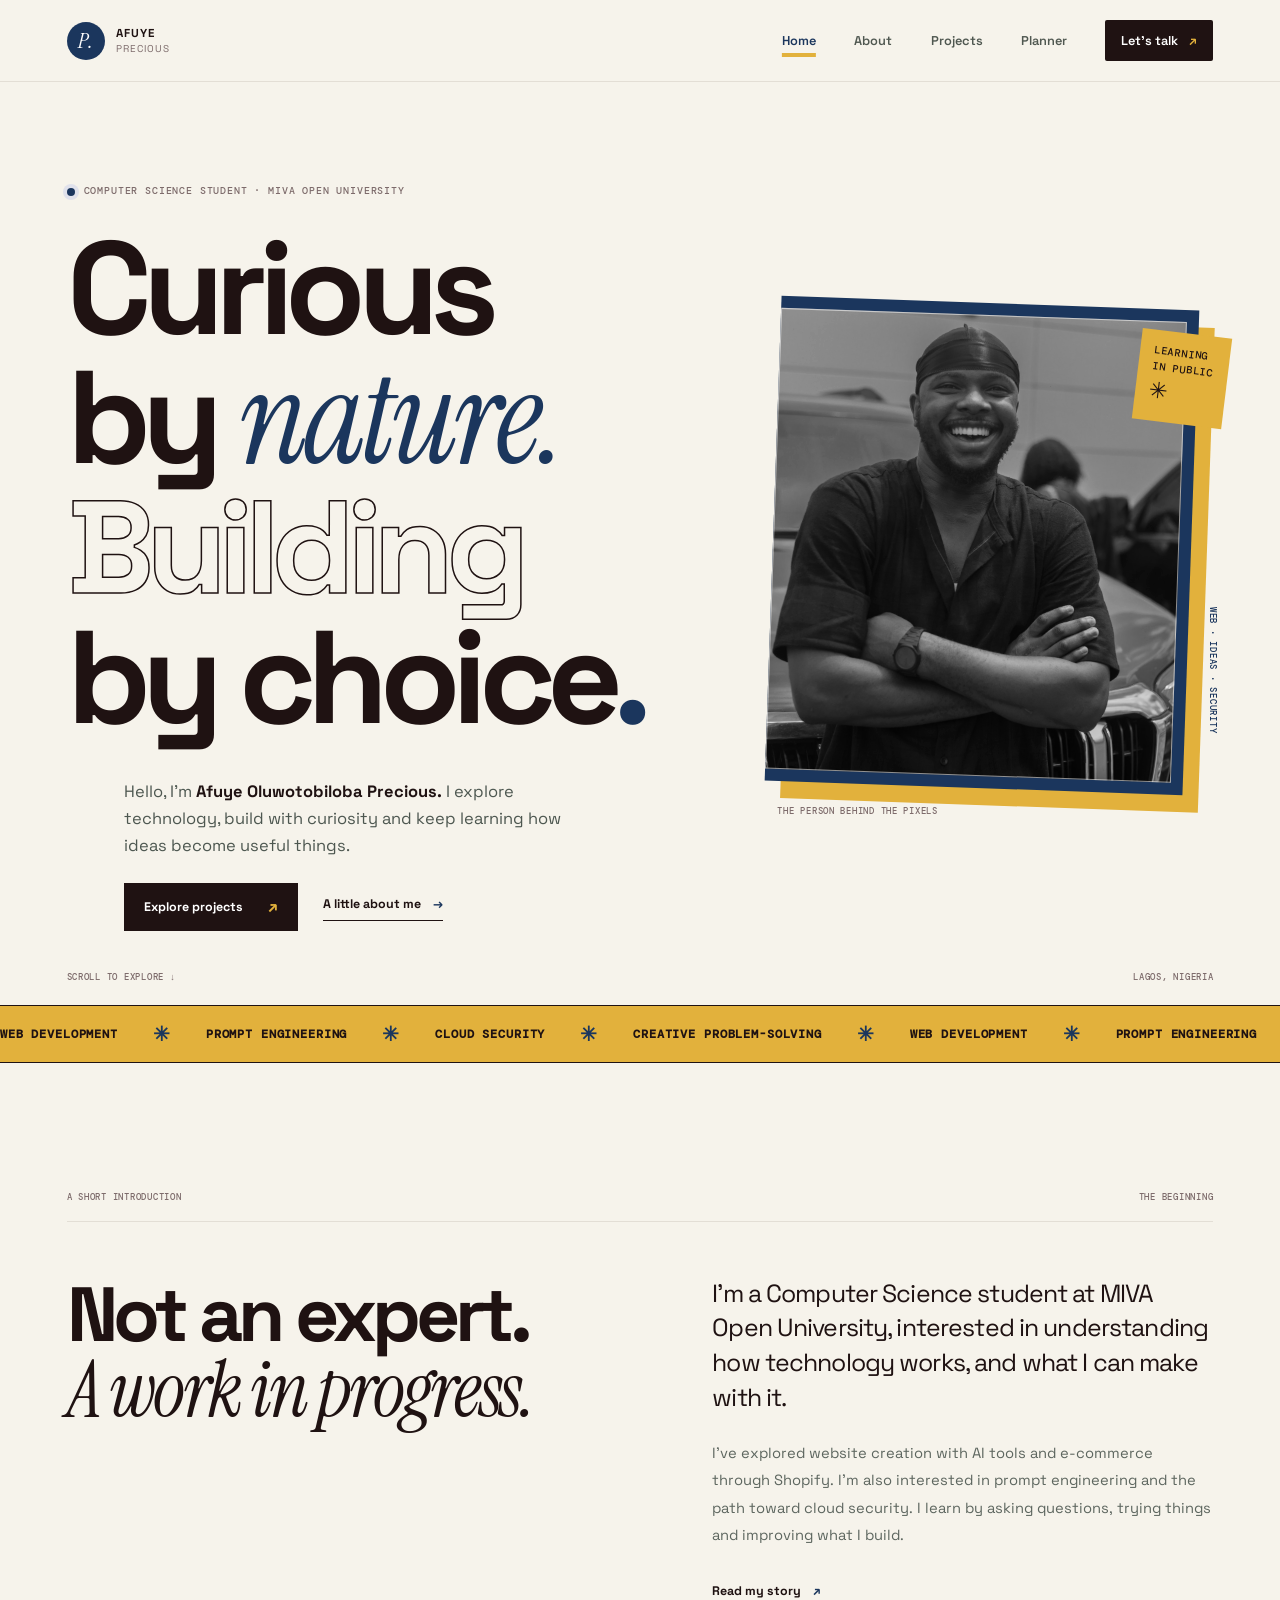
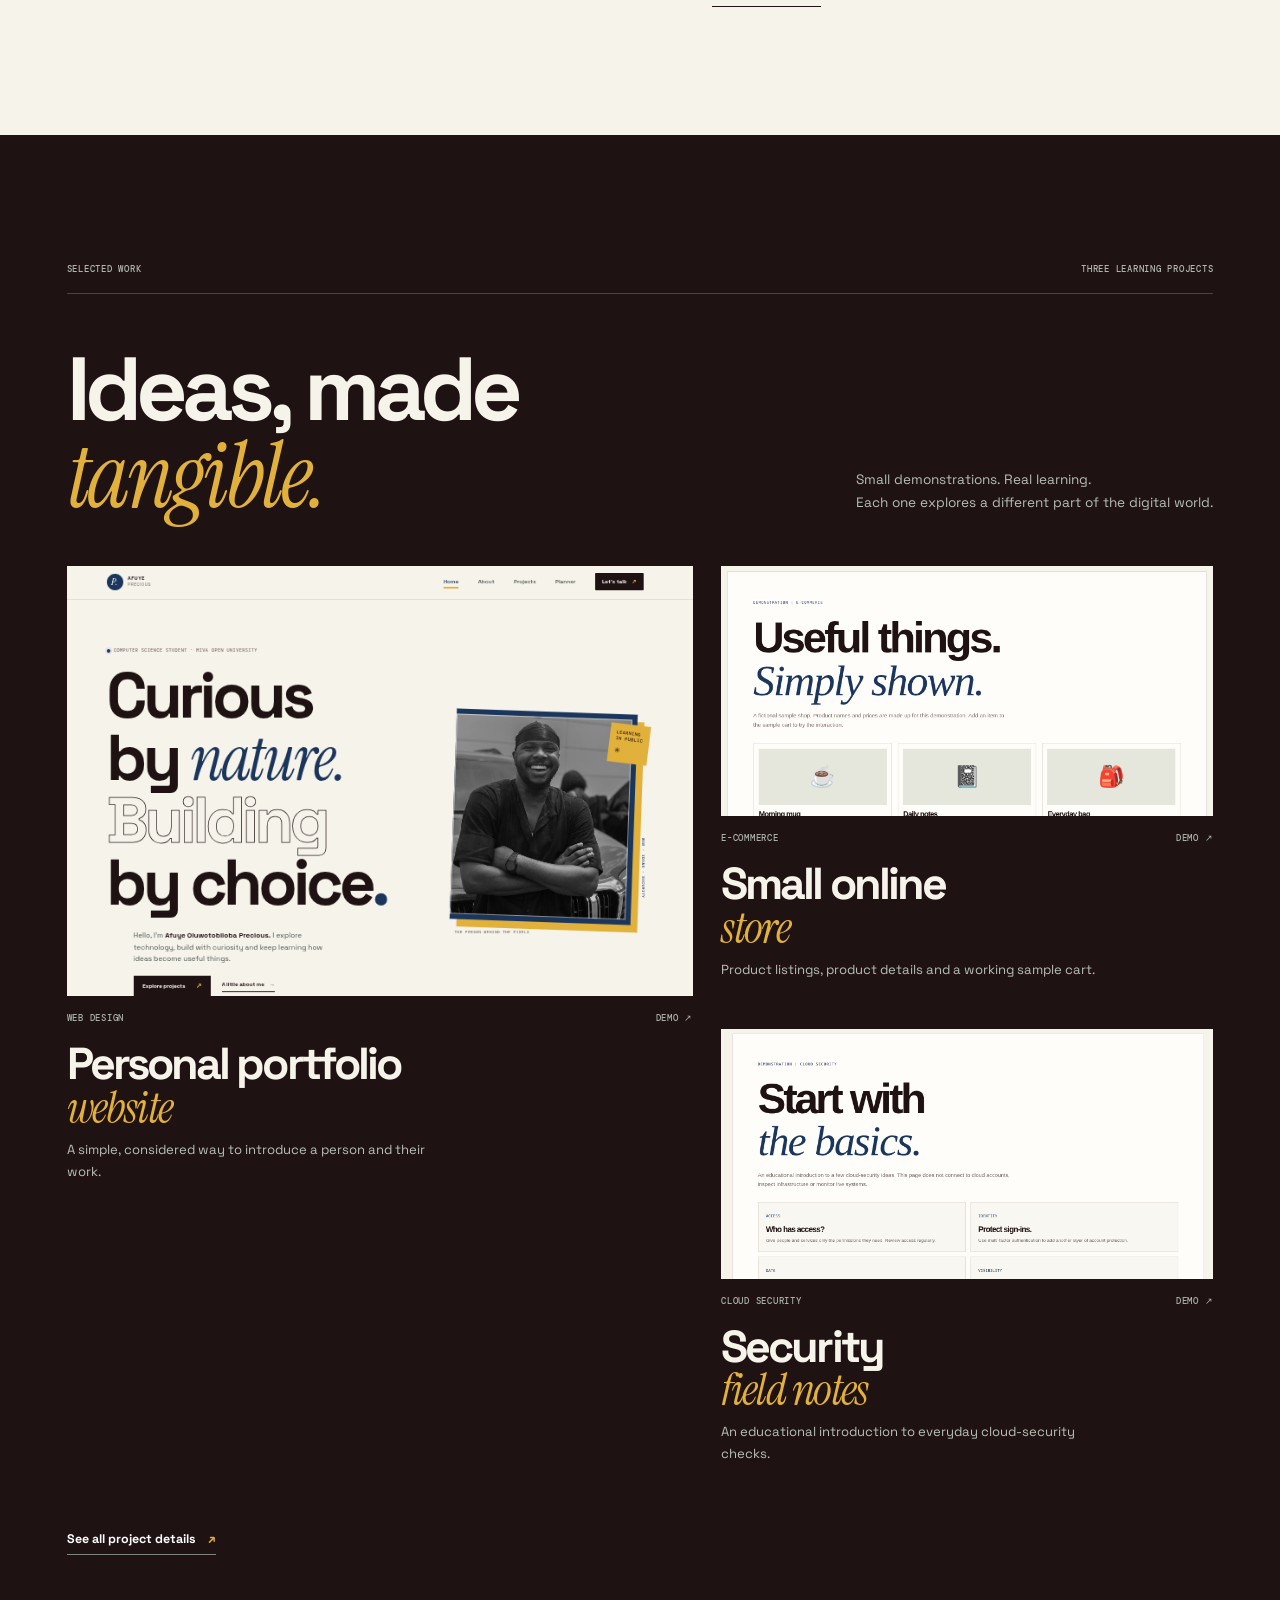
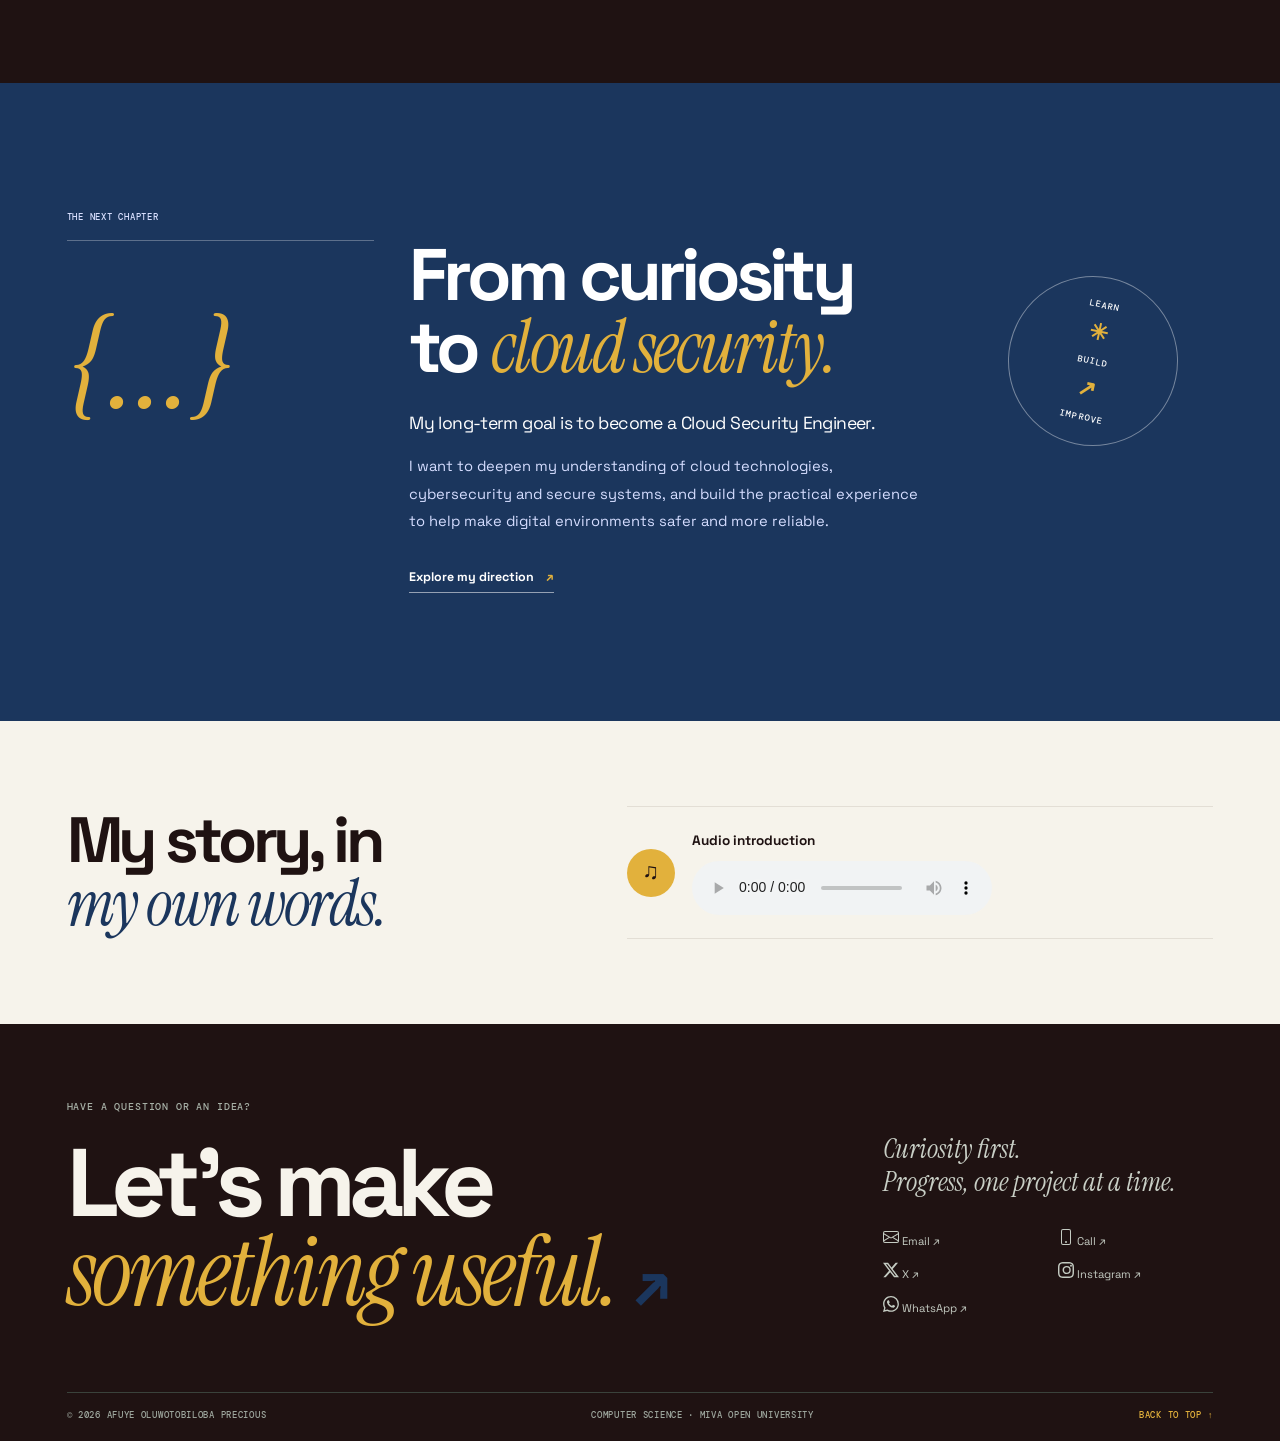
<file: index.html>
<!doctype html>
<html lang="en">
  <head>
    <meta charset="utf-8" />
    <meta name="viewport" content="width=device-width, initial-scale=1" />
    <meta name="theme-color" content="#f2f0e8" />
    <meta
      name="description"
      content="Home — Afuye Oluwotobiloba Precious, Computer Science student at MIVA Open University."
    />
    <title>Home — Afuye Oluwotobiloba Precious</title>
      <link rel="icon" type="image/x-icon" href="assets/images/favicon.svg">
    <link rel="preconnect" href="https://fonts.googleapis.com" />
    <link rel="preconnect" href="https://fonts.gstatic.com" crossorigin />
    <link
      href="https://fonts.googleapis.com/css2?family=DM+Mono:wght@400;500&family=Instrument+Serif:ital@0;1&family=Space+Grotesk:wght@400;500;600;700&display=swap"
      rel="stylesheet"
    />
    <link rel="stylesheet" href="assets/css/site.css" />
    <script src="assets/js/site.js" defer></script>
  </head>
  <body id="top">
    <a class="skip-link" href="#main">Skip to content</a>
    <header class="site-header">
      <div class="header-inner">
        <a class="wordmark" href="index.html" aria-label="Precious — home"
          ><span class="mark">P.</span><span>AFUYE <b>PRECIOUS</b></span></a
        >
        <button
          class="menu-toggle"
          type="button"
          aria-expanded="false"
          aria-controls="primary-nav"
        >
          <span></span><span></span><span></span
          ><i class="sr-only">Open navigation</i>
        </button>
        <nav id="primary-nav" class="primary-nav" aria-label="Main navigation">
          <a href="index.html" aria-current="page">Home</a
          ><a href="about.html">About</a><a href="projects.html">Projects</a
          ><a href="planner.html">Planner</a
          ><a class="nav-contact" href="contact.html"
            >Let's talk <span>↗</span></a
          >
        </nav>
      </div>
    </header>
    <main id="main">
      <section class="hero wrap">
        <div class="hero-copy">
          <p class="eyebrow">
            <span class="eyebrow-dot"></span> COMPUTER SCIENCE STUDENT · MIVA
            OPEN UNIVERSITY
          </p>
          <h1>
            Curious<br />by <em>nature.</em><br /><span class="outline-type"
              >Building</span
            ><br />by choice<span class="period">.</span>
          </h1>
          <div class="hero-bottom">
            <p>
              Hello, I'm <strong>Afuye Oluwotobiloba Precious.</strong> I
              explore technology, build with curiosity and keep learning how
              ideas become useful things.
            </p>
            <div class="hero-actions">
              <a class="button button-dark" href="projects.html"
                >Explore projects <span>↗</span></a
              ><a class="text-link" href="about.html"
                >A little about me <span>→</span></a
              >
            </div>
          </div>
        </div>
        <div class="hero-visual">
          <div class="photo-frame">
            <img
              src="assets/images/profile-photo.jpeg"
              alt="Afuye Oluwotobiloba Precious smiling, standing with arms folded"
            />
          </div>
          <div class="photo-stamp">LEARNING<br />IN PUBLIC <span>✳</span></div>
          <div class="photo-index">THE PERSON BEHIND THE PIXELS</div>
          <div class="vertical-note">WEB · IDEAS · SECURITY</div>
        </div>
        <div class="hero-index">
          <span>SCROLL TO EXPLORE ↓</span><span>LAGOS, NIGERIA</span>
        </div>
      </section>
      <div class="ticker" aria-label="Areas of interest">
        <div class="ticker-track">
          <span>WEB DEVELOPMENT</span><i>✳</i><span>PROMPT ENGINEERING</span
          ><i>✳</i><span>CLOUD SECURITY</span><i>✳</i
          ><span>CREATIVE PROBLEM-SOLVING</span><i>✳</i
          ><span>WEB DEVELOPMENT</span><i>✳</i><span>PROMPT ENGINEERING</span
          ><i>✳</i><span>CLOUD SECURITY</span><i>✳</i>
        </div>
      </div>
      <section class="intro-section wrap section-pad">
        <div class="section-kicker">
          <span>A SHORT INTRODUCTION</span><span>THE BEGINNING</span>
        </div>
        <div class="intro-grid">
          <h2>Not an expert.<br /><em>A work in progress.</em></h2>
          <div>
            <p class="intro-lead">
              I'm a Computer Science student at MIVA Open University, interested
              in understanding how technology works, and what I can make with
              it.
            </p>
            <p class="body-copy">
              I've explored website creation with AI tools and e-commerce
              through Shopify. I'm also interested in prompt engineering and the
              path toward cloud security. I learn by asking questions, trying
              things and improving what I build.
            </p>
            <a class="under-link" href="about.html"
              >Read my story <span>↗</span></a
            >
          </div>
        </div>
      </section>
      <section class="work-section section-pad">
        <div class="wrap">
          <div class="section-kicker">
            <span>SELECTED WORK</span><span>THREE LEARNING PROJECTS</span>
          </div>
          <div class="work-heading">
            <h2>Ideas, made<br /><em>tangible.</em></h2>
            <p>
              Small demonstrations. Real learning.<br />Each one explores a
              different part of the digital world.
            </p>
          </div>
          <div class="project-grid">
            <a
              class="project-card project-card-large"
              href="demos/portfolio-demo.html"
              ><div class="project-art art-portfolio">
                <img
                  src="assets/images/project-portfolio.png"
                  alt="Illustrated portfolio website layout"
                />
              </div>
              <div class="project-meta">
                <span>WEB DESIGN</span><span>DEMO ↗</span>
              </div>
              <h3>Personal portfolio<br /><em>website</em></h3>
              <p>
                A simple, considered way to introduce a person and their work.
              </p></a
            >
            <a class="project-card" href="demos/store-demo.html"
              ><div class="project-art art-store">
                <img
                  src="assets/images/project-store.png"
                  alt="Illustrated online store product display"
                />
              </div>
              <div class="project-meta">
                <span>E-COMMERCE</span><span>DEMO ↗</span>
              </div>
              <h3>Small online<br /><em>store</em></h3>
              <p>
                Product listings, product details and a working sample cart.
              </p></a
            >
            <a class="project-card" href="demos/security-demo.html"
              ><div class="project-art art-security">
                <img
                  src="assets/images/project-security.png"
                  alt="Illustrated cloud security awareness dashboard"
                />
              </div>
              <div class="project-meta">
                <span>CLOUD SECURITY</span><span>DEMO ↗</span>
              </div>
              <h3>Security<br /><em>field notes</em></h3>
              <p>
                An educational introduction to everyday cloud-security checks.
              </p></a
            >
          </div>
          <p class="project-disclaimer"></p>
          <a class="under-link" href="projects.html"
            >See all project details <span>↗</span></a
          >
        </div>
      </section>
      <section class="direction-section section-pad">
        <div class="wrap direction-grid">
          <div>
            <div class="section-kicker">
              <span>THE NEXT CHAPTER</span>
            </div>
            <p class="big-number">{...}</p>
          </div>
          <div>
            <h2>From curiosity<br />to <em>cloud security.</em></h2>
            <p class="intro-lead">
              My long-term goal is to become a Cloud Security Engineer.
            </p>
            <p class="body-copy">
              I want to deepen my understanding of cloud technologies,
              cybersecurity and secure systems, and build the practical
              experience to help make digital environments safer and more
              reliable.
            </p>
            <a class="under-link" href="about.html#direction"
              >Explore my direction <span>↗</span></a
            >
          </div>
          <div class="direction-orbit">
            <span>LEARN</span><b>✳</b><span>BUILD</span><b>↗</b
            ><span>IMPROVE</span>
          </div>
        </div>
      </section>
      <section class="audio-strip wrap">
        <div>
          <h2>My story, in<br /><em>my own words.</em></h2>
        </div>
        <div class="audio-placeholder">
          <span class="audio-icon">♫</span>
          <div>
            <strong>Audio introduction</strong>
            <audio
              controls
              src="assets/audio/tobi-audio.mp4"
              style="display: block; margin-top: 0.5rem"
            ></audio>
          </div>
        </div>
      </section>
    </main>
    <footer class="site-footer">
      <div class="footer-top wrap">
        <div>
          <p class="eyebrow">HAVE A QUESTION OR AN IDEA?</p>
          <a class="footer-cta" href="contact.html"
            >Let's make<br /><em>something useful.</em> <span>↗</span></a
          >
        </div>
        <div class="footer-side">
          <p>Curiosity first.<br />Progress, one project at a time.</p>
          <div class="footer-links">
            <a href="mailto:o.afuye6896@miva.edu.ng">
              <svg
                xmlns="http://w3.org"
                width="16"
                height="16"
                fill="currentColor"
                viewBox="0 0 16 16"
              >
                <path
                  d="M0 4a2 2 0 0 1 2-2h12a2 2 0 0 1 2 2v8a2 2 0 0 1-2 2H2a2 2 0 0 1-2-2zm2-1a1 1 0 0 0-1 1v.217l7 4.2 7-4.2V4a1 1 0 0 0-1-1zm13 2.383-4.708 2.825L15 11.105zm-.034 6.876-5.64-3.471L8 9.583l-1.326-.795-5.64 3.47A1 1 0 0 0 2 13h12a1 1 0 0 0 .966-.741M1 11.105l4.708-2.897L1 5.383z"
                />
              </svg>
              Email ↗
            </a>
            <a href="tel:08143327896">
              <svg
                xmlns="http://w3.org"
                width="16"
                height="16"
                fill="currentColor"
                viewBox="0 0 16 16"
              >
                <path
                  d="M11 1a1 1 0 0 1 1 1v12a1 1 0 0 1-1 1H5a1 1 0 0 1-1-1V2a1 1 0 0 1 1-1zM5 0a2 2 0 0 0-2 2v12a2 2 0 0 0 2 2h6a2 2 0 0 0 2-2V2a2 2 0 0 0-2-2z"
                />
                <path d="M8 14a1 1 0 1 0 0-2 1 1 0 0 0 0 2" />
              </svg>
              Call ↗
            </a>

            <a
              href="https://x.com/toby_m00re?s=11"
              target="_blank"
              rel="noopener noreferrer"
            >
              <svg
                xmlns="http://w3.org"
                width="16"
                height="16"
                fill="currentColor"
                viewBox="0 0 16 16"
              >
                <path
                  d="M12.6.75h2.454l-5.36 6.142L16 15.25h-4.937l-3.867-5.055-4.425 5.055H.316l5.733-6.57L0 .75h5.063l3.495 4.633L12.601.75Zm-.86 13.028h1.36L4.323 2.145H2.865z"
                />
              </svg>
              <span> X ↗</span>
            </a>
            <a href="#" target="_blank" rel="noopener noreferrer">
              <svg
                xmlns="http://w3.org"
                width="16"
                height="16"
                fill="currentColor"
                viewBox="0 0 16 16"
              >
                <path
                  d="M8 0C5.829 0 5.556.01 4.703.048 3.85.088 3.269.222 2.76.42a3.9 3.9 0 0 0-1.417.923A3.9 3.9 0 0 0 .42 2.76C.222 3.268.087 3.85.048 4.7.01 5.555 0 5.827 0 8.001c0 2.172.01 2.444.048 3.297.04.852.174 1.433.372 1.942.21.547.522 1.01.923 1.417.406.405.868.717 1.417.92.509.198 1.09.333 1.942.372C5.555 15.99 5.827 16 8 16s2.444-.01 3.298-.048c.851-.04 1.434-.174 1.943-.372a3.9 3.9 0 0 0 1.416-.923c.405-.406.717-.868.92-1.417.197-.509.332-1.09.372-1.942C15.99 10.445 16 10.173 16 8s-.01-2.445-.048-3.299c-.04-.851-.175-1.433-.372-1.941a3.9 3.9 0 0 0-.923-1.417A3.9 3.9 0 0 0 13.24.42c-.51-.198-1.092-.333-1.943-.372C10.443.01 10.172 0 7.998 0zm-.003 1.44c2.14 0 2.395.008 3.24.046.78.035 1.204.166 1.486.275.373.145.64.319.92.599s.453.546.598.92c.11.281.24.705.275 1.485.039.843.047 1.096.047 3.231s-.008 2.389-.047 3.232c-.035.78-.166 1.203-.275 1.485a2.5 2.5 0 0 1-.599.919c-.28.28-.546.453-.92.598-.28.11-.704.24-1.485.276-.843.038-1.096.047-3.232.047s-2.39-.009-3.233-.047c-.78-.036-1.203-.166-1.485-.276a2.5 2.5 0 0 1-.92-.598 2.5 2.5 0 0 1-.6-.92c-.109-.281-.24-.705-.275-1.485-.038-.843-.046-1.096-.046-3.233s.008-2.388.046-3.231c.036-.78.166-1.204.276-1.486.145-.373.319-.64.599-.92s.546-.453.92-.598c.282-.11.705-.24 1.485-.276.738-.034 1.024-.044 2.515-.045zm4.988 1.328a.96.96 0 1 0 0 1.92.96.96 0 0 0 0-1.92m-4.27 1.122a4.109 4.109 0 1 0 0 8.217 4.109 4.109 0 0 0 0-8.217m0 1.441a2.667 2.667 0 1 1 0 5.334 2.667 2.667 0 0 1 0-5.334"
                />
              </svg>
              <span>Instagram ↗</span>
            </a>
            <a
              href="https://wa.me/2349063518672"
              target="_blank"
              rel="noopener noreferrer"
            >
              <svg
                xmlns="http://w3.org"
                width="16"
                height="16"
                fill="currentColor"
                viewBox="0 0 16 16"
              >
                <path
                  d="M13.601 2.326A7.85 7.85 0 0 0 7.994 0C3.627 0 .068 3.558.064 7.926c0 1.399.366 2.76 1.057 3.965L0 16l4.204-1.102a7.9 7.9 0 0 0 3.79.965h.004c4.368 0 7.926-3.558 7.93-7.93A7.9 7.9 0 0 0 13.6 2.326zM7.994 14.521a6.57 6.57 0 0 1-3.356-.92l-.24-.144-2.494.654.666-2.433-.156-.251a6.56 6.56 0 0 1-1.007-3.505c0-3.626 2.957-6.584 6.591-6.584a6.56 6.56 0 0 1 4.66 1.931 6.56 6.56 0 0 1 1.928 4.66c-.004 3.639-2.961 6.592-6.592 6.592m3.618-4.951c-.199-.1-1.18-.583-1.362-.649-.182-.065-.315-.099-.445.099-.133.197-.513.649-.627.775-.114.127-.227.142-.425.042-.2-.1-.843-.311-1.607-.993-.594-.53-1.002-1.185-1.119-1.381-.117-.196-.012-.303.087-.402.09-.089.199-.232.299-.348.1-.117.133-.197.199-.331.066-.134.034-.251-.016-.352-.05-.101-.445-1.071-.61-1.468-.16-.388-.323-.335-.445-.341-.114-.007-.247-.007-.38-.007a.73.73 0 0 0-.529.247c-.182.198-.691.677-.691 1.654s.71 1.916.81 2.049c.098.133 1.394 2.132 3.383 2.992.47.205.84.326 1.129.418.475.152.904.129 1.246.08.38-.058 1.18-.483 1.348-.928.168-.445.168-.827.118-.908-.05-.081-.182-.13-.38-.229"
                />
              </svg>
              <span>WhatsApp ↗</span>
            </a>
          </div>
        </div>
      </div>
      <div class="footer-bottom wrap">
        <span>© <span data-year></span> AFUYE OLUWOTOBILOBA PRECIOUS</span
        ><span>COMPUTER SCIENCE · MIVA OPEN UNIVERSITY</span
        ><a href="#top">BACK TO TOP ↑</a>
      </div>
    </footer>
  </body>
</html>
</file>
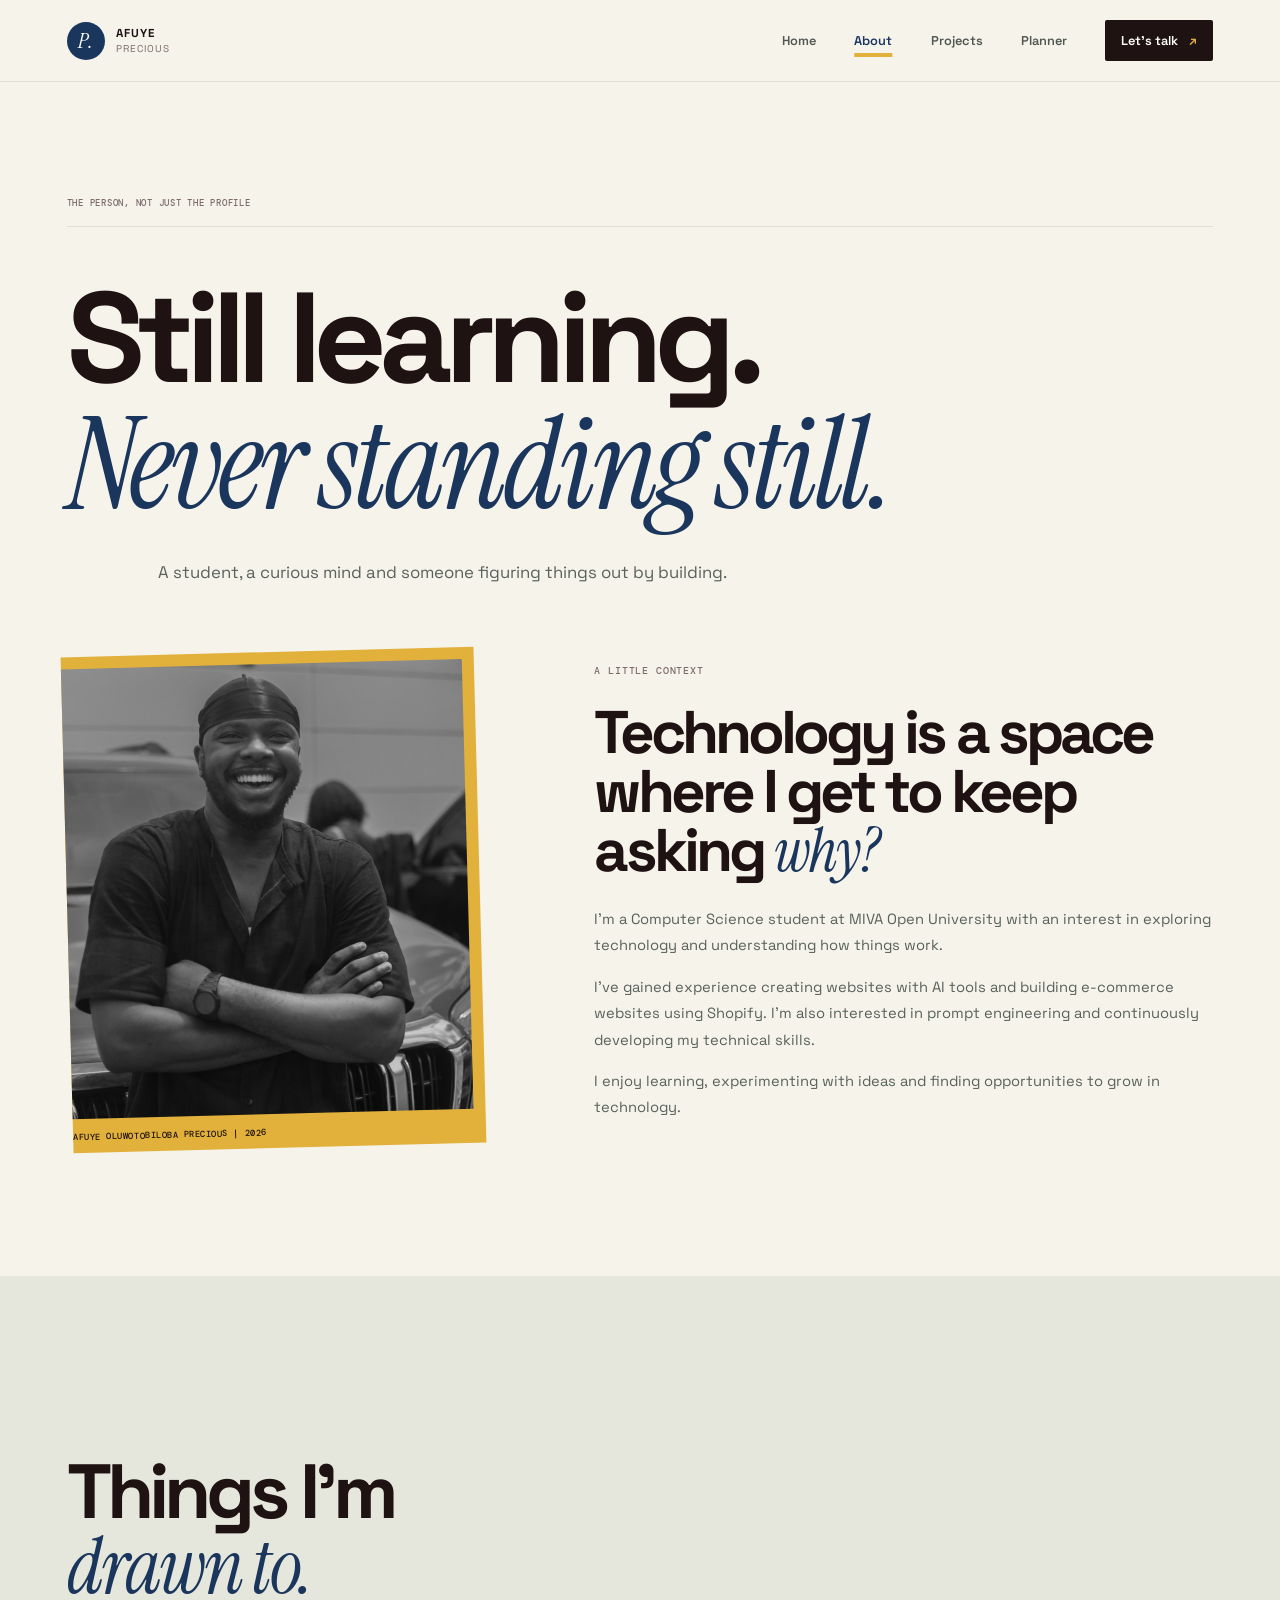
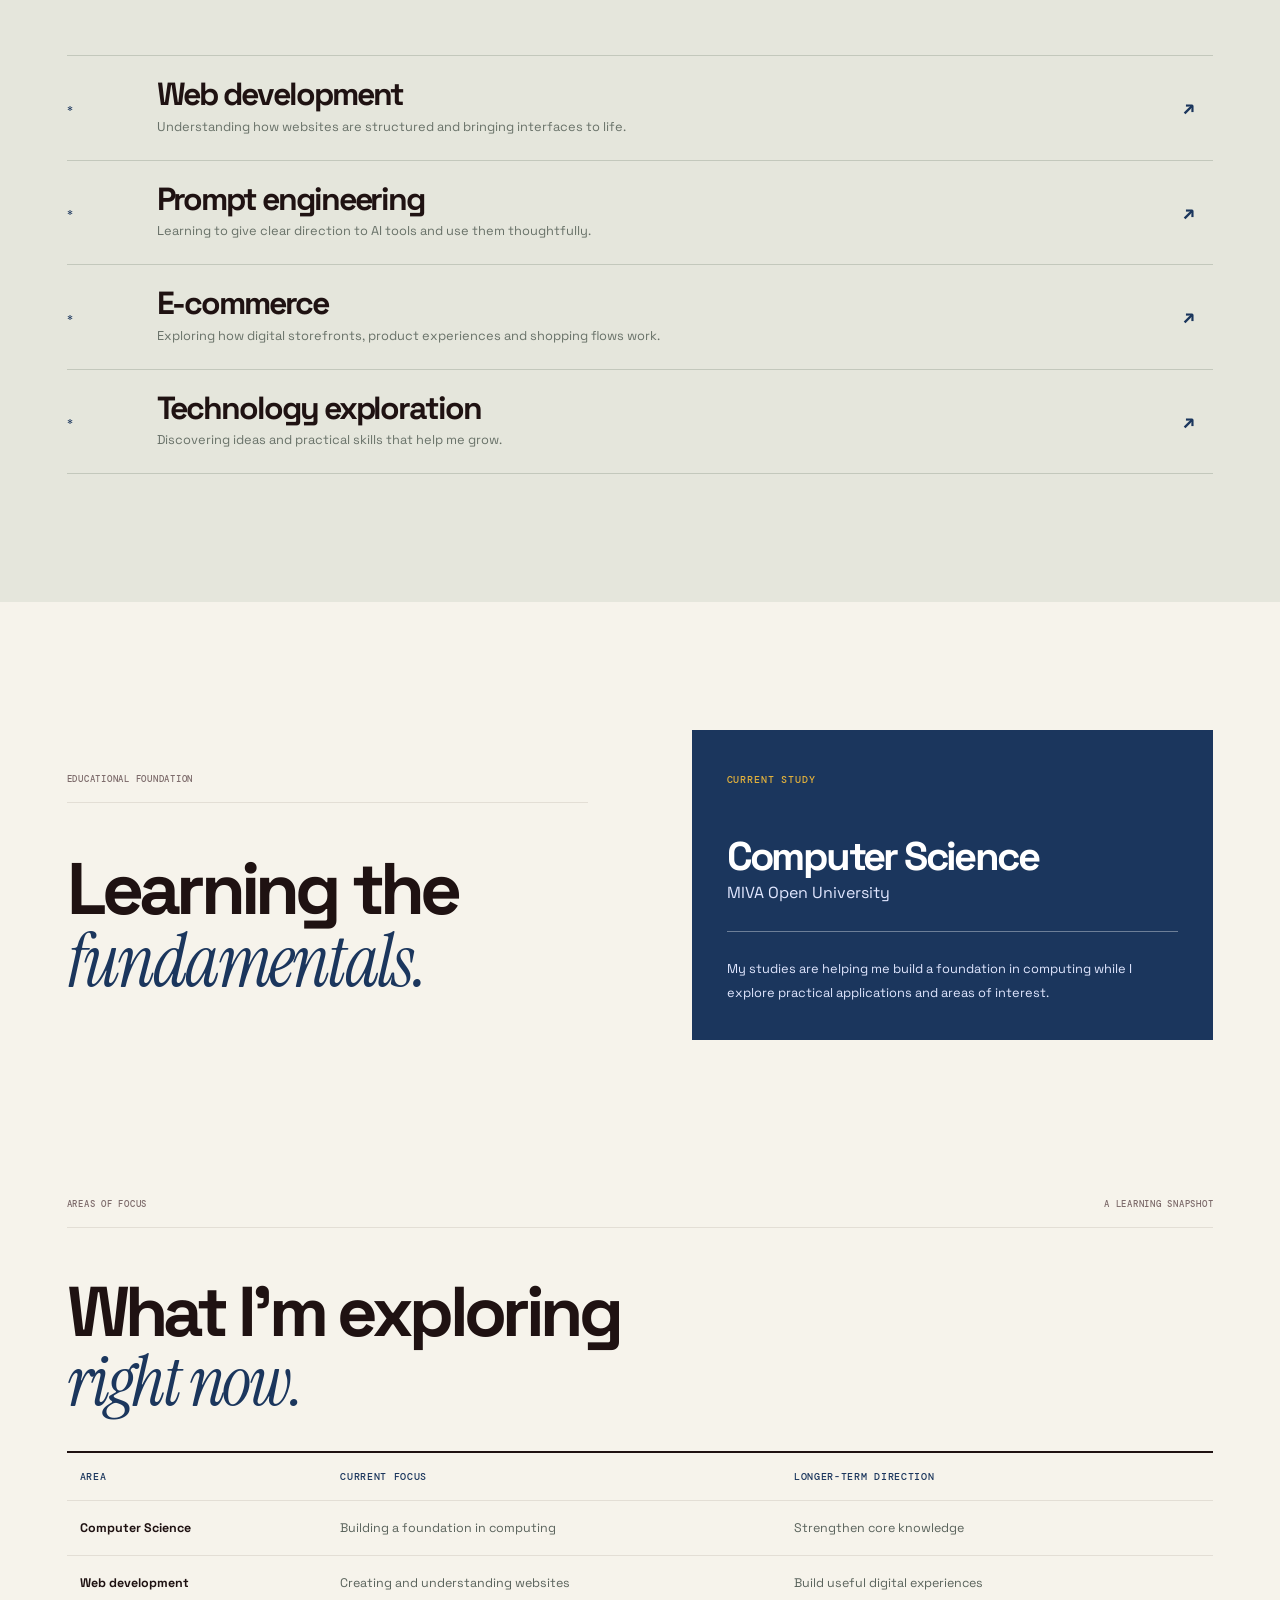
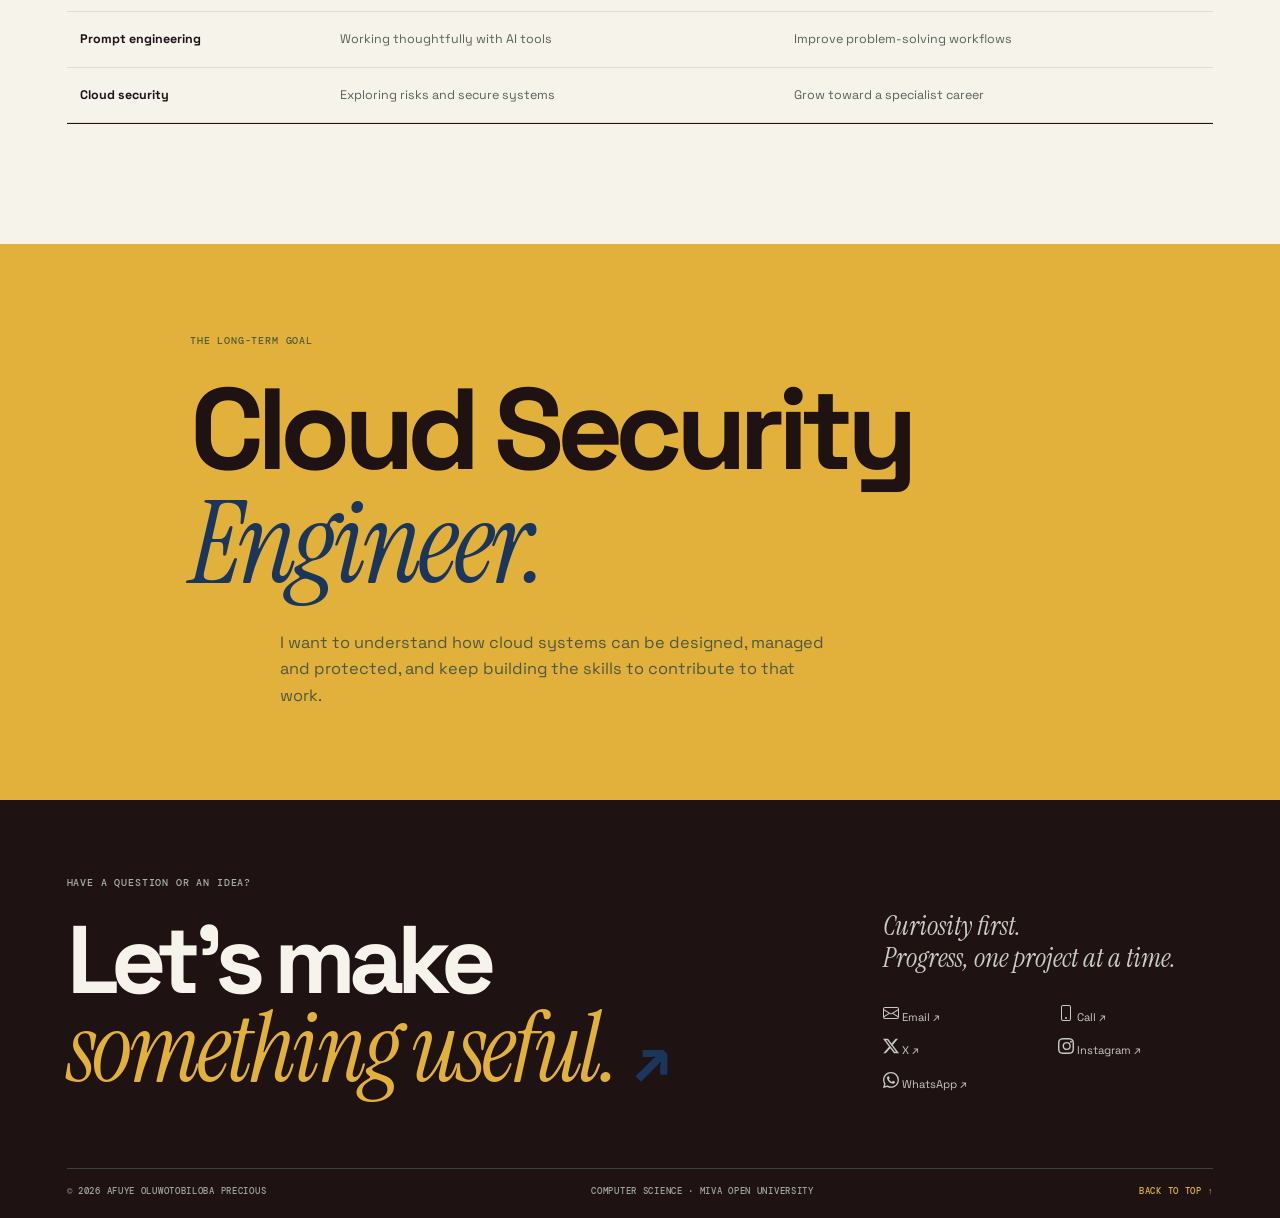
<file: about.html>
<!doctype html>
<html lang="en">
  <head>
    <meta charset="utf-8" />
    <meta name="viewport" content="width=device-width, initial-scale=1" />
    <meta name="theme-color" content="#f2f0e8" />
    <meta
      name="description"
      content="About Me — Afuye Oluwotobiloba Precious, Computer Science student at MIVA Open University."
    />
    <title>About Me — Afuye Oluwotobiloba Precious</title>
    <link rel="preconnect" href="https://fonts.googleapis.com" />
    <link rel="preconnect" href="https://fonts.gstatic.com" crossorigin />
    <link
      href="https://fonts.googleapis.com/css2?family=DM+Mono:wght@400;500&family=Instrument+Serif:ital@0;1&family=Space+Grotesk:wght@400;500;600;700&display=swap"
      rel="stylesheet"
    />
    <link rel="stylesheet" href="assets/css/site.css" />
    <script src="assets/js/site.js" defer></script>
  </head>
  <body id="top">
    <a class="skip-link" href="#main">Skip to content</a>
    <header class="site-header">
      <div class="header-inner">
        <a class="wordmark" href="index.html" aria-label="Precious — home"
          ><span class="mark">P.</span><span>AFUYE <b>PRECIOUS</b></span></a
        >
        <button
          class="menu-toggle"
          type="button"
          aria-expanded="false"
          aria-controls="primary-nav"
        >
          <span></span><span></span><span></span
          ><i class="sr-only">Open navigation</i>
        </button>
        <nav id="primary-nav" class="primary-nav" aria-label="Main navigation">
          <a href="index.html">Home</a
          ><a href="about.html" aria-current="page">About</a
          ><a href="projects.html">Projects</a><a href="planner.html">Planner</a
          ><a class="nav-contact" href="contact.html"
            >Let's talk <span>↗</span></a
          >
        </nav>
      </div>
    </header>
    <main id="main">
      <section class="page-hero wrap">
        <div class="section-kicker">
          <span>THE PERSON, NOT JUST THE PROFILE</span>
        </div>
        <h1>Still learning.<br /><em>Never standing still.</em></h1>
        <p class="page-deck">
          A student, a curious mind and someone figuring things out by building.
        </p>
      </section>
      <section class="about-feature wrap">
        <div class="about-image">
          <img
            src="assets/images/profile-photo.jpeg"
            alt="Portrait of Afuye Oluwotobiloba Precious"
          /><span>AFUYE OLUWOTOBILOBA PRECIOUS | 2026</span>
        </div>
        <div class="about-copy">
          <p class="eyebrow">A LITTLE CONTEXT</p>
          <h2>
            Technology is a space where I get to keep asking <em>why?</em>
          </h2>
          <p>
            I'm a Computer Science student at MIVA Open University with an
            interest in exploring technology and understanding how things work.
          </p>
          <p>
            I've gained experience creating websites with AI tools and building
            e-commerce websites using Shopify. I'm also interested in prompt
            engineering and continuously developing my technical skills.
          </p>
          <p>
            I enjoy learning, experimenting with ideas and finding opportunities
            to grow in technology.
          </p>
        </div>
      </section>
      <section class="learning-section section-pad">
        <div class="wrap">
          <h2>Things I'm<br /><em>drawn to.</em></h2>
          <div class="interest-list">
            <article>
              <span>*</span>
              <div>
                <h3>Web development</h3>
                <p>
                  Understanding how websites are structured and bringing
                  interfaces to life.
                </p>
              </div>
              <b>↗</b>
            </article>
            <article>
              <span>*</span>
              <div>
                <h3>Prompt engineering</h3>
                <p>
                  Learning to give clear direction to AI tools and use them
                  thoughtfully.
                </p>
              </div>
              <b>↗</b>
            </article>
            <article>
              <span>*</span>
              <div>
                <h3>E-commerce</h3>
                <p>
                  Exploring how digital storefronts, product experiences and
                  shopping flows work.
                </p>
              </div>
              <b>↗</b>
            </article>
            <article>
              <span>*</span>
              <div>
                <h3>Technology exploration</h3>
                <p>Discovering ideas and practical skills that help me grow.</p>
              </div>
              <b>↗</b>
            </article>
          </div>
        </div>
      </section>
      <section class="education-section section-pad">
        <div class="wrap education-grid">
          <div>
            <div class="section-kicker">
              <span> EDUCATIONAL FOUNDATION</span>
            </div>
            <h2>Learning the<br /><em>fundamentals.</em></h2>
          </div>
          <div class="education-card">
            <span class="year-tag">CURRENT STUDY</span>
            <h3>Computer Science</h3>
            <p>MIVA Open University</p>
            <div class="education-rule"></div>
            <p class="body-copy">
              My studies are helping me build a foundation in computing while I
              explore practical applications and areas of interest.
            </p>
          </div>
        </div>
      </section>
      <section class="wrap table-section">
        <div class="section-kicker">
          <span>AREAS OF FOCUS</span><span>A LEARNING SNAPSHOT</span>
        </div>
        <h2>What I'm exploring<br /><em>right now.</em></h2>
        <div class="table-scroll">
          <table>
            <thead>
              <tr>
                <th>Area</th>
                <th>Current focus</th>
                <th>Longer-term direction</th>
              </tr>
            </thead>
            <tbody>
              <tr>
                <th>Computer Science</th>
                <td>Building a foundation in computing</td>
                <td>Strengthen core knowledge</td>
              </tr>
              <tr>
                <th>Web development</th>
                <td>Creating and understanding websites</td>
                <td>Build useful digital experiences</td>
              </tr>
              <tr>
                <th>Prompt engineering</th>
                <td>Working thoughtfully with AI tools</td>
                <td>Improve problem-solving workflows</td>
              </tr>
              <tr>
                <th>Cloud security</th>
                <td>Exploring risks and secure systems</td>
                <td>Grow toward a specialist career</td>
              </tr>
            </tbody>
          </table>
        </div>
      </section>
      <section id="direction" class="goal-section">
        <div class="wrap goal-inner">
          <p class="eyebrow">THE LONG-TERM GOAL</p>
          <h2>Cloud Security<br /><em>Engineer.</em></h2>
          <p>
            I want to understand how cloud systems can be designed, managed and
            protected, and keep building the skills to contribute to that work.
          </p>
        </div>
      </section>
    </main>
    <footer class="site-footer">
      <div class="footer-top wrap">
        <div>
          <p class="eyebrow">HAVE A QUESTION OR AN IDEA?</p>
          <a class="footer-cta" href="contact.html"
            >Let's make<br /><em>something useful.</em> <span>↗</span></a
          >
        </div>
        <div class="footer-side">
          <p>Curiosity first.<br />Progress, one project at a time.</p>
          <div class="footer-links">
            <a href="mailto:o.afuye6896@miva.edu.ng">
              <svg
                xmlns="http://w3.org"
                width="16"
                height="16"
                fill="currentColor"
                viewBox="0 0 16 16"
              >
                <path
                  d="M0 4a2 2 0 0 1 2-2h12a2 2 0 0 1 2 2v8a2 2 0 0 1-2 2H2a2 2 0 0 1-2-2zm2-1a1 1 0 0 0-1 1v.217l7 4.2 7-4.2V4a1 1 0 0 0-1-1zm13 2.383-4.708 2.825L15 11.105zm-.034 6.876-5.64-3.471L8 9.583l-1.326-.795-5.64 3.47A1 1 0 0 0 2 13h12a1 1 0 0 0 .966-.741M1 11.105l4.708-2.897L1 5.383z"
                />
              </svg>
              Email ↗
            </a>
            <a href="tel:08143327896">
              <svg
                xmlns="http://w3.org"
                width="16"
                height="16"
                fill="currentColor"
                viewBox="0 0 16 16"
              >
                <path
                  d="M11 1a1 1 0 0 1 1 1v12a1 1 0 0 1-1 1H5a1 1 0 0 1-1-1V2a1 1 0 0 1 1-1zM5 0a2 2 0 0 0-2 2v12a2 2 0 0 0 2 2h6a2 2 0 0 0 2-2V2a2 2 0 0 0-2-2z"
                />
                <path d="M8 14a1 1 0 1 0 0-2 1 1 0 0 0 0 2" />
              </svg>
              Call ↗
            </a>

            <a
              href="https://x.com/toby_m00re?s=11"
              target="_blank"
              rel="noopener noreferrer"
            >
              <svg
                xmlns="http://w3.org"
                width="16"
                height="16"
                fill="currentColor"
                viewBox="0 0 16 16"
              >
                <path
                  d="M12.6.75h2.454l-5.36 6.142L16 15.25h-4.937l-3.867-5.055-4.425 5.055H.316l5.733-6.57L0 .75h5.063l3.495 4.633L12.601.75Zm-.86 13.028h1.36L4.323 2.145H2.865z"
                />
              </svg>
              <span> X ↗</span>
            </a>
            <a href="#" target="_blank" rel="noopener noreferrer">
              <svg
                xmlns="http://w3.org"
                width="16"
                height="16"
                fill="currentColor"
                viewBox="0 0 16 16"
              >
                <path
                  d="M8 0C5.829 0 5.556.01 4.703.048 3.85.088 3.269.222 2.76.42a3.9 3.9 0 0 0-1.417.923A3.9 3.9 0 0 0 .42 2.76C.222 3.268.087 3.85.048 4.7.01 5.555 0 5.827 0 8.001c0 2.172.01 2.444.048 3.297.04.852.174 1.433.372 1.942.21.547.522 1.01.923 1.417.406.405.868.717 1.417.92.509.198 1.09.333 1.942.372C5.555 15.99 5.827 16 8 16s2.444-.01 3.298-.048c.851-.04 1.434-.174 1.943-.372a3.9 3.9 0 0 0 1.416-.923c.405-.406.717-.868.92-1.417.197-.509.332-1.09.372-1.942C15.99 10.445 16 10.173 16 8s-.01-2.445-.048-3.299c-.04-.851-.175-1.433-.372-1.941a3.9 3.9 0 0 0-.923-1.417A3.9 3.9 0 0 0 13.24.42c-.51-.198-1.092-.333-1.943-.372C10.443.01 10.172 0 7.998 0zm-.003 1.44c2.14 0 2.395.008 3.24.046.78.035 1.204.166 1.486.275.373.145.64.319.92.599s.453.546.598.92c.11.281.24.705.275 1.485.039.843.047 1.096.047 3.231s-.008 2.389-.047 3.232c-.035.78-.166 1.203-.275 1.485a2.5 2.5 0 0 1-.599.919c-.28.28-.546.453-.92.598-.28.11-.704.24-1.485.276-.843.038-1.096.047-3.232.047s-2.39-.009-3.233-.047c-.78-.036-1.203-.166-1.485-.276a2.5 2.5 0 0 1-.92-.598 2.5 2.5 0 0 1-.6-.92c-.109-.281-.24-.705-.275-1.485-.038-.843-.046-1.096-.046-3.233s.008-2.388.046-3.231c.036-.78.166-1.204.276-1.486.145-.373.319-.64.599-.92s.546-.453.92-.598c.282-.11.705-.24 1.485-.276.738-.034 1.024-.044 2.515-.045zm4.988 1.328a.96.96 0 1 0 0 1.92.96.96 0 0 0 0-1.92m-4.27 1.122a4.109 4.109 0 1 0 0 8.217 4.109 4.109 0 0 0 0-8.217m0 1.441a2.667 2.667 0 1 1 0 5.334 2.667 2.667 0 0 1 0-5.334"
                />
              </svg>
              <span>Instagram ↗</span>
            </a>
            <a
              href="https://wa.me/2349063518672"
              target="_blank"
              rel="noopener noreferrer"
            >
              <svg
                xmlns="http://w3.org"
                width="16"
                height="16"
                fill="currentColor"
                viewBox="0 0 16 16"
              >
                <path
                  d="M13.601 2.326A7.85 7.85 0 0 0 7.994 0C3.627 0 .068 3.558.064 7.926c0 1.399.366 2.76 1.057 3.965L0 16l4.204-1.102a7.9 7.9 0 0 0 3.79.965h.004c4.368 0 7.926-3.558 7.93-7.93A7.9 7.9 0 0 0 13.6 2.326zM7.994 14.521a6.57 6.57 0 0 1-3.356-.92l-.24-.144-2.494.654.666-2.433-.156-.251a6.56 6.56 0 0 1-1.007-3.505c0-3.626 2.957-6.584 6.591-6.584a6.56 6.56 0 0 1 4.66 1.931 6.56 6.56 0 0 1 1.928 4.66c-.004 3.639-2.961 6.592-6.592 6.592m3.618-4.951c-.199-.1-1.18-.583-1.362-.649-.182-.065-.315-.099-.445.099-.133.197-.513.649-.627.775-.114.127-.227.142-.425.042-.2-.1-.843-.311-1.607-.993-.594-.53-1.002-1.185-1.119-1.381-.117-.196-.012-.303.087-.402.09-.089.199-.232.299-.348.1-.117.133-.197.199-.331.066-.134.034-.251-.016-.352-.05-.101-.445-1.071-.61-1.468-.16-.388-.323-.335-.445-.341-.114-.007-.247-.007-.38-.007a.73.73 0 0 0-.529.247c-.182.198-.691.677-.691 1.654s.71 1.916.81 2.049c.098.133 1.394 2.132 3.383 2.992.47.205.84.326 1.129.418.475.152.904.129 1.246.08.38-.058 1.18-.483 1.348-.928.168-.445.168-.827.118-.908-.05-.081-.182-.13-.38-.229"
                />
              </svg>
              <span>WhatsApp ↗</span>
            </a>
          </div>
        </div>
      </div>
      <div class="footer-bottom wrap">
        <span>© <span data-year></span> AFUYE OLUWOTOBILOBA PRECIOUS</span
        ><span>COMPUTER SCIENCE · MIVA OPEN UNIVERSITY</span
        ><a href="#top">BACK TO TOP ↑</a>
      </div>
    </footer>
  </body>
</html>
</file>
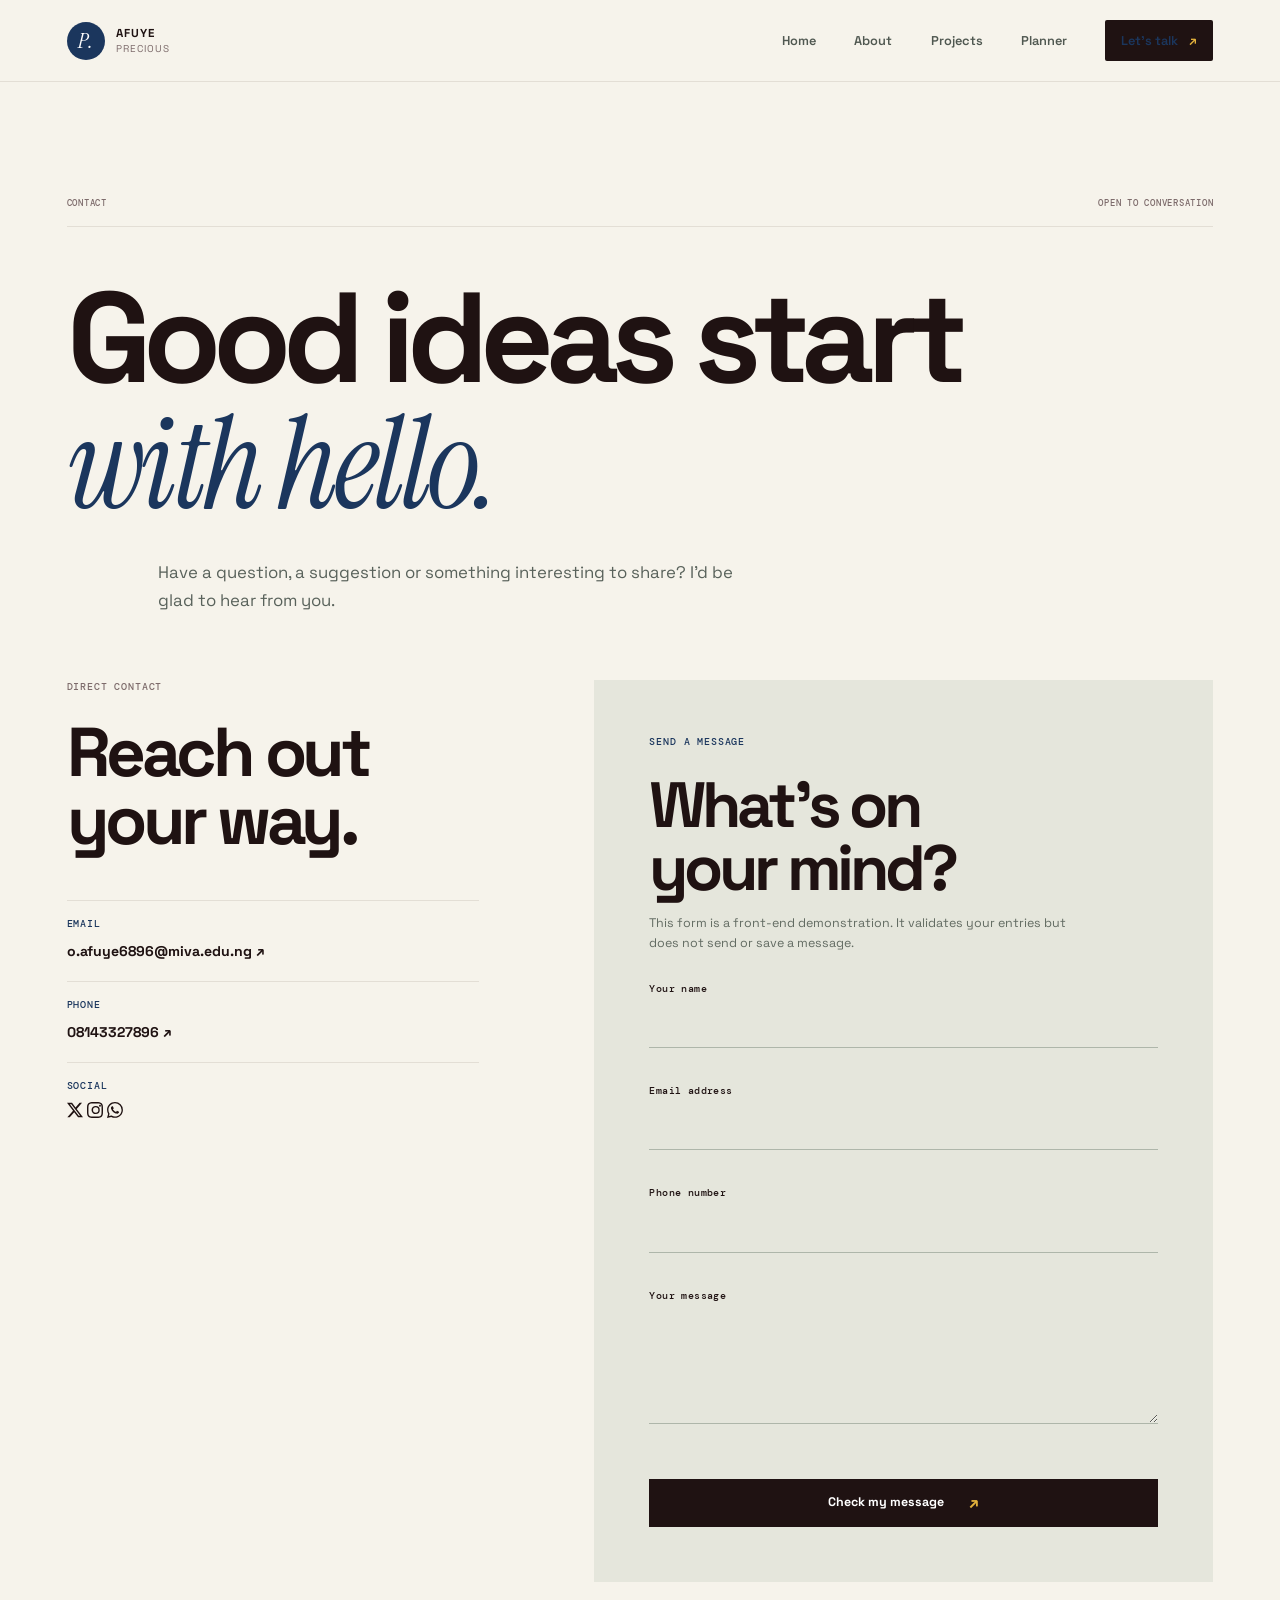
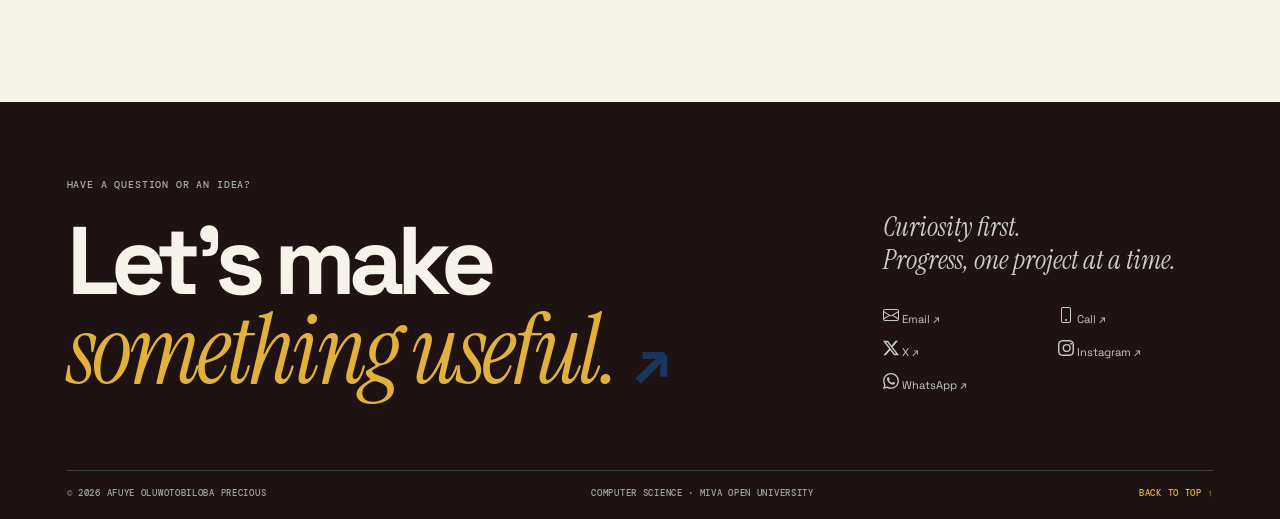
<file: contact.html>
<!doctype html>
<html lang="en">
  <head>
    <meta charset="utf-8" />
    <meta name="viewport" content="width=device-width, initial-scale=1" />
    <meta name="theme-color" content="#f2f0e8" />
    <meta
      name="description"
      content="Contact — Afuye Oluwotobiloba Precious, Computer Science student at MIVA Open University."
    />
    <title>Contact — Afuye Oluwotobiloba Precious</title>
    <link rel="preconnect" href="https://fonts.googleapis.com" />
    <link rel="preconnect" href="https://fonts.gstatic.com" crossorigin />
    <link
      href="https://fonts.googleapis.com/css2?family=DM+Mono:wght@400;500&family=Instrument+Serif:ital@0;1&family=Space+Grotesk:wght@400;500;600;700&display=swap"
      rel="stylesheet"
    />
    <link rel="stylesheet" href="assets/css/site.css" />
    <script src="assets/js/site.js" defer></script>
    <script src="assets/js/contact.js" defer></script>
  </head>
  <body id="top">
    <a class="skip-link" href="#main">Skip to content</a>
    <header class="site-header">
      <div class="header-inner">
        <a class="wordmark" href="index.html" aria-label="Precious — home"
          ><span class="mark">P.</span><span>AFUYE <b>PRECIOUS</b></span></a
        >
        <button
          class="menu-toggle"
          type="button"
          aria-expanded="false"
          aria-controls="primary-nav"
        >
          <span></span><span></span><span></span
          ><i class="sr-only">Open navigation</i>
        </button>
        <nav id="primary-nav" class="primary-nav" aria-label="Main navigation">
          <a href="index.html">Home</a><a href="about.html">About</a
          ><a href="projects.html">Projects</a><a href="planner.html">Planner</a
          ><a class="nav-contact" href="contact.html" aria-current="page"
            >Let's talk <span>↗</span></a
          >
        </nav>
      </div>
    </header>
    <main id="main">
      <section class="page-hero wrap">
        <div class="section-kicker">
          <span>CONTACT </span><span>OPEN TO CONVERSATION</span>
        </div>
        <h1>Good ideas start<br /><em>with hello.</em></h1>
        <p class="page-deck">
          Have a question, a suggestion or something interesting to share? I'd
          be glad to hear from you.
        </p>
      </section>
      <section class="contact-layout wrap">
        <div class="contact-aside">
          <p class="eyebrow">DIRECT CONTACT</p>
          <h2>Reach out<br />your way.</h2>
          <div class="contact-detail">
            <span>EMAIL</span
            ><a href="mailto:o.afuye6896@miva.edu.ng"
              >o.afuye6896@miva.edu.ng ↗</a
            >
          </div>
          <div class="contact-detail">
            <span>PHONE</span><a href="tel:08143327896">08143327896 ↗</a>
          </div>
          <div class="contact-detail">
            <span>SOCIAL</span>
            <a
              href="https://x.com/toby_m00re?s=11"
              target="_blank"
              rel="noopener noreferrer"
            >
              <svg
                xmlns="http://w3.org"
                width="16"
                height="16"
                fill="currentColor"
                viewBox="0 0 16 16"
              >
                <path
                  d="M12.6.75h2.454l-5.36 6.142L16 15.25h-4.937l-3.867-5.055-4.425 5.055H.316l5.733-6.57L0 .75h5.063l3.495 4.633L12.601.75Zm-.86 13.028h1.36L4.323 2.145H2.865z"
                />
              </svg>
              <span> </span>
            </a>

            <a href="#" target="_blank" rel="noopener noreferrer">
              <svg
                xmlns="http://w3.org"
                width="16"
                height="16"
                fill="currentColor"
                viewBox="0 0 16 16"
              >
                <path
                  d="M8 0C5.829 0 5.556.01 4.703.048 3.85.088 3.269.222 2.76.42a3.9 3.9 0 0 0-1.417.923A3.9 3.9 0 0 0 .42 2.76C.222 3.268.087 3.85.048 4.7.01 5.555 0 5.827 0 8.001c0 2.172.01 2.444.048 3.297.04.852.174 1.433.372 1.942.21.547.522 1.01.923 1.417.406.405.868.717 1.417.92.509.198 1.09.333 1.942.372C5.555 15.99 5.827 16 8 16s2.444-.01 3.298-.048c.851-.04 1.434-.174 1.943-.372a3.9 3.9 0 0 0 1.416-.923c.405-.406.717-.868.92-1.417.197-.509.332-1.09.372-1.942C15.99 10.445 16 10.173 16 8s-.01-2.445-.048-3.299c-.04-.851-.175-1.433-.372-1.941a3.9 3.9 0 0 0-.923-1.417A3.9 3.9 0 0 0 13.24.42c-.51-.198-1.092-.333-1.943-.372C10.443.01 10.172 0 7.998 0zm-.003 1.44c2.14 0 2.395.008 3.24.046.78.035 1.204.166 1.486.275.373.145.64.319.92.599s.453.546.598.92c.11.281.24.705.275 1.485.039.843.047 1.096.047 3.231s-.008 2.389-.047 3.232c-.035.78-.166 1.203-.275 1.485a2.5 2.5 0 0 1-.599.919c-.28.28-.546.453-.92.598-.28.11-.704.24-1.485.276-.843.038-1.096.047-3.232.047s-2.39-.009-3.233-.047c-.78-.036-1.203-.166-1.485-.276a2.5 2.5 0 0 1-.92-.598 2.5 2.5 0 0 1-.6-.92c-.109-.281-.24-.705-.275-1.485-.038-.843-.046-1.096-.046-3.233s.008-2.388.046-3.231c.036-.78.166-1.204.276-1.486.145-.373.319-.64.599-.92s.546-.453.92-.598c.282-.11.705-.24 1.485-.276.738-.034 1.024-.044 2.515-.045zm4.988 1.328a.96.96 0 1 0 0 1.92.96.96 0 0 0 0-1.92m-4.27 1.122a4.109 4.109 0 1 0 0 8.217 4.109 4.109 0 0 0 0-8.217m0 1.441a2.667 2.667 0 1 1 0 5.334 2.667 2.667 0 0 1 0-5.334"
                />
              </svg>
              <span> </span>
            </a>

            <a
              href="https://wa.me/2349063518672"
              target="_blank"
              rel="noopener noreferrer"
            >
              <svg
                xmlns="http://w3.org"
                width="16"
                height="16"
                fill="currentColor"
                viewBox="0 0 16 16"
              >
                <path
                  d="M13.601 2.326A7.85 7.85 0 0 0 7.994 0C3.627 0 .068 3.558.064 7.926c0 1.399.366 2.76 1.057 3.965L0 16l4.204-1.102a7.9 7.9 0 0 0 3.79.965h.004c4.368 0 7.926-3.558 7.93-7.93A7.9 7.9 0 0 0 13.6 2.326zM7.994 14.521a6.57 6.57 0 0 1-3.356-.92l-.24-.144-2.494.654.666-2.433-.156-.251a6.56 6.56 0 0 1-1.007-3.505c0-3.626 2.957-6.584 6.591-6.584a6.56 6.56 0 0 1 4.66 1.931 6.56 6.56 0 0 1 1.928 4.66c-.004 3.639-2.961 6.592-6.592 6.592m3.618-4.951c-.199-.1-1.18-.583-1.362-.649-.182-.065-.315-.099-.445.099-.133.197-.513.649-.627.775-.114.127-.227.142-.425.042-.2-.1-.843-.311-1.607-.993-.594-.53-1.002-1.185-1.119-1.381-.117-.196-.012-.303.087-.402.09-.089.199-.232.299-.348.1-.117.133-.197.199-.331.066-.134.034-.251-.016-.352-.05-.101-.445-1.071-.61-1.468-.16-.388-.323-.335-.445-.341-.114-.007-.247-.007-.38-.007a.73.73 0 0 0-.529.247c-.182.198-.691.677-.691 1.654s.71 1.916.81 2.049c.098.133 1.394 2.132 3.383 2.992.47.205.84.326 1.129.418.475.152.904.129 1.246.08.38-.058 1.18-.483 1.348-.928.168-.445.168-.827.118-.908-.05-.081-.182-.13-.38-.229"
                />
              </svg>
              <span> </span>
            </a>
          </div>
        </div>
        <div class="contact-form-panel">
          <div class="form-heading">
            <span class="eyebrow">SEND A MESSAGE</span
            ><span class="form-number"></span>
          </div>
          <h2>What's on<br />your mind?</h2>
          <p class="form-intro">
            This form is a front-end demonstration. It validates your entries
            but does not send or save a message.
          </p>
          <form id="contact-form" novalidate>
            <div class="form-field">
              <label for="name"> Your name</label
              ><input
                id="name"
                name="name"
                autocomplete="name"
                required
                aria-describedby="name-error"
              /><span id="name-error" class="field-error"></span>
            </div>
            <div class="form-field">
              <label for="email"> Email address</label
              ><input
                id="email"
                name="email"
                type="email"
                inputmode="email"
                autocomplete="email"
                required
                aria-describedby="email-error"
              /><span id="email-error" class="field-error"></span>
            </div>
            <div class="form-field">
              <label for="phone"> Phone number</label
              ><input
                id="phone"
                name="phone"
                type="tel"
                inputmode="numeric"
                autocomplete="tel"
                required
                aria-describedby="phone-error"
              /><span id="phone-error" class="field-error"></span>
            </div>
            <div class="form-field">
              <label for="message"> Your message</label
              ><textarea
                id="message"
                name="message"
                rows="4"
                required
                aria-describedby="message-error"
              ></textarea
              ><span id="message-error" class="field-error"></span>
            </div>
            <button class="button button-dark form-submit" type="submit">
              Check my message <span>↗</span>
            </button>
            <div
              id="form-result"
              class="form-result"
              role="status"
              aria-live="polite"
              hidden
            ></div>
          </form>
        </div>
      </section>
    </main>
    <footer class="site-footer">
      <div class="footer-top wrap">
        <div>
          <p class="eyebrow">HAVE A QUESTION OR AN IDEA?</p>
          <a class="footer-cta" href="contact.html"
            >Let's make<br /><em>something useful.</em> <span>↗</span></a
          >
        </div>
        <div class="footer-side">
          <p>Curiosity first.<br />Progress, one project at a time.</p>
          <div class="footer-links">
            <a href="mailto:o.afuye6896@miva.edu.ng">
              <svg
                xmlns="http://w3.org"
                width="16"
                height="16"
                fill="currentColor"
                viewBox="0 0 16 16"
              >
                <path
                  d="M0 4a2 2 0 0 1 2-2h12a2 2 0 0 1 2 2v8a2 2 0 0 1-2 2H2a2 2 0 0 1-2-2zm2-1a1 1 0 0 0-1 1v.217l7 4.2 7-4.2V4a1 1 0 0 0-1-1zm13 2.383-4.708 2.825L15 11.105zm-.034 6.876-5.64-3.471L8 9.583l-1.326-.795-5.64 3.47A1 1 0 0 0 2 13h12a1 1 0 0 0 .966-.741M1 11.105l4.708-2.897L1 5.383z"
                />
              </svg>
              Email ↗
            </a>
            <a href="tel:08143327896">
              <svg
                xmlns="http://w3.org"
                width="16"
                height="16"
                fill="currentColor"
                viewBox="0 0 16 16"
              >
                <path
                  d="M11 1a1 1 0 0 1 1 1v12a1 1 0 0 1-1 1H5a1 1 0 0 1-1-1V2a1 1 0 0 1 1-1zM5 0a2 2 0 0 0-2 2v12a2 2 0 0 0 2 2h6a2 2 0 0 0 2-2V2a2 2 0 0 0-2-2z"
                />
                <path d="M8 14a1 1 0 1 0 0-2 1 1 0 0 0 0 2" />
              </svg>
              Call ↗
            </a>

            <a
              href="https://x.com/toby_m00re?s=11"
              target="_blank"
              rel="noopener noreferrer"
            >
              <svg
                xmlns="http://w3.org"
                width="16"
                height="16"
                fill="currentColor"
                viewBox="0 0 16 16"
              >
                <path
                  d="M12.6.75h2.454l-5.36 6.142L16 15.25h-4.937l-3.867-5.055-4.425 5.055H.316l5.733-6.57L0 .75h5.063l3.495 4.633L12.601.75Zm-.86 13.028h1.36L4.323 2.145H2.865z"
                />
              </svg>
              <span> X ↗</span>
            </a>
            <a href="#" target="_blank" rel="noopener noreferrer">
              <svg
                xmlns="http://w3.org"
                width="16"
                height="16"
                fill="currentColor"
                viewBox="0 0 16 16"
              >
                <path
                  d="M8 0C5.829 0 5.556.01 4.703.048 3.85.088 3.269.222 2.76.42a3.9 3.9 0 0 0-1.417.923A3.9 3.9 0 0 0 .42 2.76C.222 3.268.087 3.85.048 4.7.01 5.555 0 5.827 0 8.001c0 2.172.01 2.444.048 3.297.04.852.174 1.433.372 1.942.21.547.522 1.01.923 1.417.406.405.868.717 1.417.92.509.198 1.09.333 1.942.372C5.555 15.99 5.827 16 8 16s2.444-.01 3.298-.048c.851-.04 1.434-.174 1.943-.372a3.9 3.9 0 0 0 1.416-.923c.405-.406.717-.868.92-1.417.197-.509.332-1.09.372-1.942C15.99 10.445 16 10.173 16 8s-.01-2.445-.048-3.299c-.04-.851-.175-1.433-.372-1.941a3.9 3.9 0 0 0-.923-1.417A3.9 3.9 0 0 0 13.24.42c-.51-.198-1.092-.333-1.943-.372C10.443.01 10.172 0 7.998 0zm-.003 1.44c2.14 0 2.395.008 3.24.046.78.035 1.204.166 1.486.275.373.145.64.319.92.599s.453.546.598.92c.11.281.24.705.275 1.485.039.843.047 1.096.047 3.231s-.008 2.389-.047 3.232c-.035.78-.166 1.203-.275 1.485a2.5 2.5 0 0 1-.599.919c-.28.28-.546.453-.92.598-.28.11-.704.24-1.485.276-.843.038-1.096.047-3.232.047s-2.39-.009-3.233-.047c-.78-.036-1.203-.166-1.485-.276a2.5 2.5 0 0 1-.92-.598 2.5 2.5 0 0 1-.6-.92c-.109-.281-.24-.705-.275-1.485-.038-.843-.046-1.096-.046-3.233s.008-2.388.046-3.231c.036-.78.166-1.204.276-1.486.145-.373.319-.64.599-.92s.546-.453.92-.598c.282-.11.705-.24 1.485-.276.738-.034 1.024-.044 2.515-.045zm4.988 1.328a.96.96 0 1 0 0 1.92.96.96 0 0 0 0-1.92m-4.27 1.122a4.109 4.109 0 1 0 0 8.217 4.109 4.109 0 0 0 0-8.217m0 1.441a2.667 2.667 0 1 1 0 5.334 2.667 2.667 0 0 1 0-5.334"
                />
              </svg>
              <span>Instagram ↗</span>
            </a>
            <a
              href="https://wa.me/2349063518672"
              target="_blank"
              rel="noopener noreferrer"
            >
              <svg
                xmlns="http://w3.org"
                width="16"
                height="16"
                fill="currentColor"
                viewBox="0 0 16 16"
              >
                <path
                  d="M13.601 2.326A7.85 7.85 0 0 0 7.994 0C3.627 0 .068 3.558.064 7.926c0 1.399.366 2.76 1.057 3.965L0 16l4.204-1.102a7.9 7.9 0 0 0 3.79.965h.004c4.368 0 7.926-3.558 7.93-7.93A7.9 7.9 0 0 0 13.6 2.326zM7.994 14.521a6.57 6.57 0 0 1-3.356-.92l-.24-.144-2.494.654.666-2.433-.156-.251a6.56 6.56 0 0 1-1.007-3.505c0-3.626 2.957-6.584 6.591-6.584a6.56 6.56 0 0 1 4.66 1.931 6.56 6.56 0 0 1 1.928 4.66c-.004 3.639-2.961 6.592-6.592 6.592m3.618-4.951c-.199-.1-1.18-.583-1.362-.649-.182-.065-.315-.099-.445.099-.133.197-.513.649-.627.775-.114.127-.227.142-.425.042-.2-.1-.843-.311-1.607-.993-.594-.53-1.002-1.185-1.119-1.381-.117-.196-.012-.303.087-.402.09-.089.199-.232.299-.348.1-.117.133-.197.199-.331.066-.134.034-.251-.016-.352-.05-.101-.445-1.071-.61-1.468-.16-.388-.323-.335-.445-.341-.114-.007-.247-.007-.38-.007a.73.73 0 0 0-.529.247c-.182.198-.691.677-.691 1.654s.71 1.916.81 2.049c.098.133 1.394 2.132 3.383 2.992.47.205.84.326 1.129.418.475.152.904.129 1.246.08.38-.058 1.18-.483 1.348-.928.168-.445.168-.827.118-.908-.05-.081-.182-.13-.38-.229"
                />
              </svg>
              <span>WhatsApp ↗</span>
            </a>
          </div>
        </div>
      </div>
      <div class="footer-bottom wrap">
        <span>© <span data-year></span> AFUYE OLUWOTOBILOBA PRECIOUS</span
        ><span>COMPUTER SCIENCE · MIVA OPEN UNIVERSITY</span
        ><a href="#top">BACK TO TOP ↑</a>
      </div>
    </footer>
  </body>
</html>
</file>
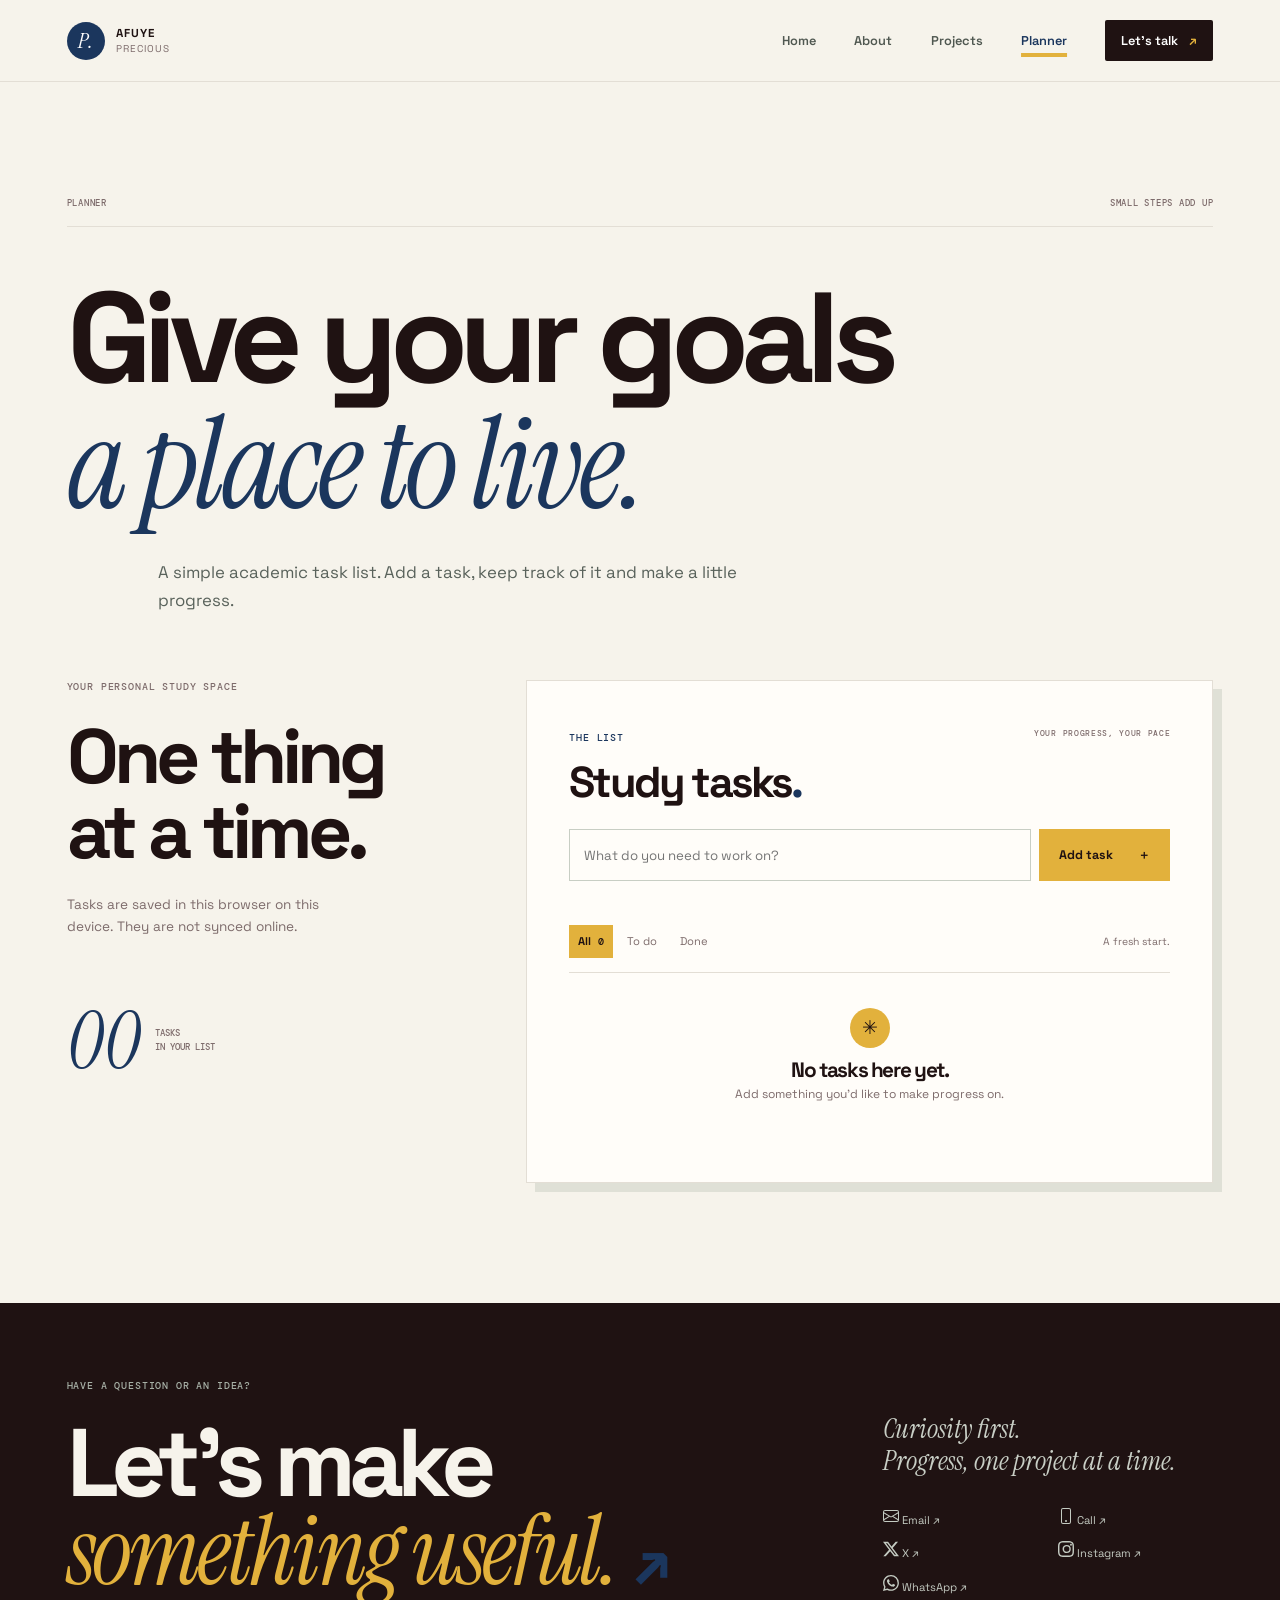
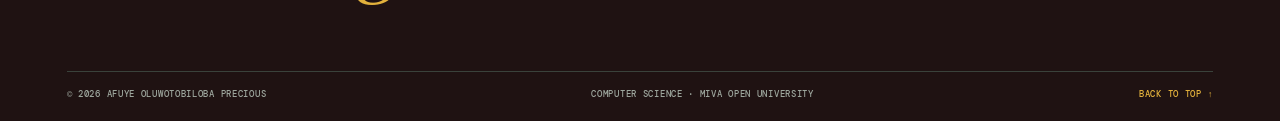
<file: planner.html>
<!doctype html>
<html lang="en">
  <head>
    <meta charset="utf-8" />
    <meta name="viewport" content="width=device-width, initial-scale=1" />
    <meta name="theme-color" content="#f2f0e8" />
    <meta
      name="description"
      content="Academic Planner — Afuye Oluwotobiloba Precious, Computer Science student at MIVA Open University."
    />
    <title>Academic Planner — Afuye Oluwotobiloba Precious</title>
    <link rel="preconnect" href="https://fonts.googleapis.com" />
    <link rel="preconnect" href="https://fonts.gstatic.com" crossorigin />
    <link
      href="https://fonts.googleapis.com/css2?family=DM+Mono:wght@400;500&family=Instrument+Serif:ital@0;1&family=Space+Grotesk:wght@400;500;600;700&display=swap"
      rel="stylesheet"
    />
    <link rel="stylesheet" href="assets/css/site.css" />
    <script src="assets/js/site.js" defer></script>
    <script src="assets/js/planner.js" defer></script>
  </head>
  <body id="top">
    <a class="skip-link" href="#main">Skip to content</a>
    <header class="site-header">
      <div class="header-inner">
        <a class="wordmark" href="index.html" aria-label="Precious — home"
          ><span class="mark">P.</span><span>AFUYE <b>PRECIOUS</b></span></a
        >
        <button
          class="menu-toggle"
          type="button"
          aria-expanded="false"
          aria-controls="primary-nav"
        >
          <span></span><span></span><span></span
          ><i class="sr-only">Open navigation</i>
        </button>
        <nav id="primary-nav" class="primary-nav" aria-label="Main navigation">
          <a href="index.html">Home</a><a href="about.html">About</a
          ><a href="projects.html">Projects</a
          ><a href="planner.html" aria-current="page">Planner</a
          ><a class="nav-contact" href="contact.html"
            >Let's talk <span>↗</span></a
          >
        </nav>
      </div>
    </header>
    <main id="main">
      <section class="page-hero wrap">
        <div class="section-kicker">
          <span>PLANNER </span><span>SMALL STEPS ADD UP</span>
        </div>
        <h1>Give your goals<br /><em>a place to live.</em></h1>
        <p class="page-deck">
          A simple academic task list. Add a task, keep track of it and make a
          little progress.
        </p>
      </section>
      <section class="planner-wrap wrap">
        <div class="planner-intro">
          <p class="eyebrow">YOUR PERSONAL STUDY SPACE</p>
          <h2>One thing<br />at a time.</h2>
          <p>
            Tasks are saved in this browser on this device. They are not synced
            online.
          </p>
          <div class="planner-stat">
            <strong id="task-count">00</strong
            ><span>TASKS<br />IN YOUR LIST</span>
          </div>
        </div>
        <div class="planner-board">
          <div class="board-head">
            <div>
              <span class="board-label">THE LIST</span>
              <h2>Study tasks<span class="period">.</span></h2>
            </div>
            <span class="today-label">YOUR PROGRESS, YOUR PACE</span>
          </div>
          <form id="task-form" class="task-form">
            <label class="sr-only" for="task-input">Task description</label
            ><input
              id="task-input"
              maxlength="140"
              placeholder="What do you need to work on?"
              required
            /><button class="button button-lime" type="submit">
              <span id="submit-label">Add task</span> <b>＋</b>
            </button>
          </form>
          <p id="task-error" class="field-error" role="alert"></p>
          <div class="task-toolbar">
            <div class="filter-group" role="group" aria-label="Filter tasks">
              <button
                type="button"
                data-filter="all"
                aria-pressed="true"
                class="is-active"
              >
                All <span id="all-count">0</span></button
              ><button type="button" data-filter="active" aria-pressed="false">
                To do</button
              ><button
                type="button"
                data-filter="completed"
                aria-pressed="false"
              >
                Done
              </button>
            </div>
            <span id="task-summary" aria-live="polite">A fresh start.</span>
          </div>
          <ul id="task-list" class="task-list" aria-label="Study tasks"></ul>
          <div id="empty-state" class="empty-tasks">
            <span>✳</span>
            <h3>No tasks here yet.</h3>
            <p>Add something you'd like to make progress on.</p>
          </div>
          <p id="storage-warning" class="storage-warning" role="status" hidden>
            Browser storage is unavailable. Your changes may not remain after
            you leave this page.
          </p>
        </div>
      </section>
    </main>
    <footer class="site-footer">
      <div class="footer-top wrap">
        <div>
          <p class="eyebrow">HAVE A QUESTION OR AN IDEA?</p>
          <a class="footer-cta" href="contact.html"
            >Let's make<br /><em>something useful.</em> <span>↗</span></a
          >
        </div>
        <div class="footer-side">
          <p>Curiosity first.<br />Progress, one project at a time.</p>
          <div class="footer-links">
            <a href="mailto:o.afuye6896@miva.edu.ng">
              <svg
                xmlns="http://w3.org"
                width="16"
                height="16"
                fill="currentColor"
                viewBox="0 0 16 16"
              >
                <path
                  d="M0 4a2 2 0 0 1 2-2h12a2 2 0 0 1 2 2v8a2 2 0 0 1-2 2H2a2 2 0 0 1-2-2zm2-1a1 1 0 0 0-1 1v.217l7 4.2 7-4.2V4a1 1 0 0 0-1-1zm13 2.383-4.708 2.825L15 11.105zm-.034 6.876-5.64-3.471L8 9.583l-1.326-.795-5.64 3.47A1 1 0 0 0 2 13h12a1 1 0 0 0 .966-.741M1 11.105l4.708-2.897L1 5.383z"
                />
              </svg>
              Email ↗
            </a>
            <a href="tel:08143327896">
              <svg
                xmlns="http://w3.org"
                width="16"
                height="16"
                fill="currentColor"
                viewBox="0 0 16 16"
              >
                <path
                  d="M11 1a1 1 0 0 1 1 1v12a1 1 0 0 1-1 1H5a1 1 0 0 1-1-1V2a1 1 0 0 1 1-1zM5 0a2 2 0 0 0-2 2v12a2 2 0 0 0 2 2h6a2 2 0 0 0 2-2V2a2 2 0 0 0-2-2z"
                />
                <path d="M8 14a1 1 0 1 0 0-2 1 1 0 0 0 0 2" />
              </svg>
              Call ↗
            </a>

            <a
              href="https://x.com/toby_m00re?s=11"
              target="_blank"
              rel="noopener noreferrer"
            >
              <svg
                xmlns="http://w3.org"
                width="16"
                height="16"
                fill="currentColor"
                viewBox="0 0 16 16"
              >
                <path
                  d="M12.6.75h2.454l-5.36 6.142L16 15.25h-4.937l-3.867-5.055-4.425 5.055H.316l5.733-6.57L0 .75h5.063l3.495 4.633L12.601.75Zm-.86 13.028h1.36L4.323 2.145H2.865z"
                />
              </svg>
              <span> X ↗</span>
            </a>
            <a href="#" target="_blank" rel="noopener noreferrer">
              <svg
                xmlns="http://w3.org"
                width="16"
                height="16"
                fill="currentColor"
                viewBox="0 0 16 16"
              >
                <path
                  d="M8 0C5.829 0 5.556.01 4.703.048 3.85.088 3.269.222 2.76.42a3.9 3.9 0 0 0-1.417.923A3.9 3.9 0 0 0 .42 2.76C.222 3.268.087 3.85.048 4.7.01 5.555 0 5.827 0 8.001c0 2.172.01 2.444.048 3.297.04.852.174 1.433.372 1.942.21.547.522 1.01.923 1.417.406.405.868.717 1.417.92.509.198 1.09.333 1.942.372C5.555 15.99 5.827 16 8 16s2.444-.01 3.298-.048c.851-.04 1.434-.174 1.943-.372a3.9 3.9 0 0 0 1.416-.923c.405-.406.717-.868.92-1.417.197-.509.332-1.09.372-1.942C15.99 10.445 16 10.173 16 8s-.01-2.445-.048-3.299c-.04-.851-.175-1.433-.372-1.941a3.9 3.9 0 0 0-.923-1.417A3.9 3.9 0 0 0 13.24.42c-.51-.198-1.092-.333-1.943-.372C10.443.01 10.172 0 7.998 0zm-.003 1.44c2.14 0 2.395.008 3.24.046.78.035 1.204.166 1.486.275.373.145.64.319.92.599s.453.546.598.92c.11.281.24.705.275 1.485.039.843.047 1.096.047 3.231s-.008 2.389-.047 3.232c-.035.78-.166 1.203-.275 1.485a2.5 2.5 0 0 1-.599.919c-.28.28-.546.453-.92.598-.28.11-.704.24-1.485.276-.843.038-1.096.047-3.232.047s-2.39-.009-3.233-.047c-.78-.036-1.203-.166-1.485-.276a2.5 2.5 0 0 1-.92-.598 2.5 2.5 0 0 1-.6-.92c-.109-.281-.24-.705-.275-1.485-.038-.843-.046-1.096-.046-3.233s.008-2.388.046-3.231c.036-.78.166-1.204.276-1.486.145-.373.319-.64.599-.92s.546-.453.92-.598c.282-.11.705-.24 1.485-.276.738-.034 1.024-.044 2.515-.045zm4.988 1.328a.96.96 0 1 0 0 1.92.96.96 0 0 0 0-1.92m-4.27 1.122a4.109 4.109 0 1 0 0 8.217 4.109 4.109 0 0 0 0-8.217m0 1.441a2.667 2.667 0 1 1 0 5.334 2.667 2.667 0 0 1 0-5.334"
                />
              </svg>
              <span>Instagram ↗</span>
            </a>
            <a
              href="https://wa.me/2349063518672"
              target="_blank"
              rel="noopener noreferrer"
            >
              <svg
                xmlns="http://w3.org"
                width="16"
                height="16"
                fill="currentColor"
                viewBox="0 0 16 16"
              >
                <path
                  d="M13.601 2.326A7.85 7.85 0 0 0 7.994 0C3.627 0 .068 3.558.064 7.926c0 1.399.366 2.76 1.057 3.965L0 16l4.204-1.102a7.9 7.9 0 0 0 3.79.965h.004c4.368 0 7.926-3.558 7.93-7.93A7.9 7.9 0 0 0 13.6 2.326zM7.994 14.521a6.57 6.57 0 0 1-3.356-.92l-.24-.144-2.494.654.666-2.433-.156-.251a6.56 6.56 0 0 1-1.007-3.505c0-3.626 2.957-6.584 6.591-6.584a6.56 6.56 0 0 1 4.66 1.931 6.56 6.56 0 0 1 1.928 4.66c-.004 3.639-2.961 6.592-6.592 6.592m3.618-4.951c-.199-.1-1.18-.583-1.362-.649-.182-.065-.315-.099-.445.099-.133.197-.513.649-.627.775-.114.127-.227.142-.425.042-.2-.1-.843-.311-1.607-.993-.594-.53-1.002-1.185-1.119-1.381-.117-.196-.012-.303.087-.402.09-.089.199-.232.299-.348.1-.117.133-.197.199-.331.066-.134.034-.251-.016-.352-.05-.101-.445-1.071-.61-1.468-.16-.388-.323-.335-.445-.341-.114-.007-.247-.007-.38-.007a.73.73 0 0 0-.529.247c-.182.198-.691.677-.691 1.654s.71 1.916.81 2.049c.098.133 1.394 2.132 3.383 2.992.47.205.84.326 1.129.418.475.152.904.129 1.246.08.38-.058 1.18-.483 1.348-.928.168-.445.168-.827.118-.908-.05-.081-.182-.13-.38-.229"
                />
              </svg>
              <span>WhatsApp ↗</span>
            </a>
          </div>
        </div>
      </div>
      <div class="footer-bottom wrap">
        <span>© <span data-year></span> AFUYE OLUWOTOBILOBA PRECIOUS</span
        ><span>COMPUTER SCIENCE · MIVA OPEN UNIVERSITY</span
        ><a href="#top">BACK TO TOP ↑</a>
      </div>
    </footer>
  </body>
</html>
</file>
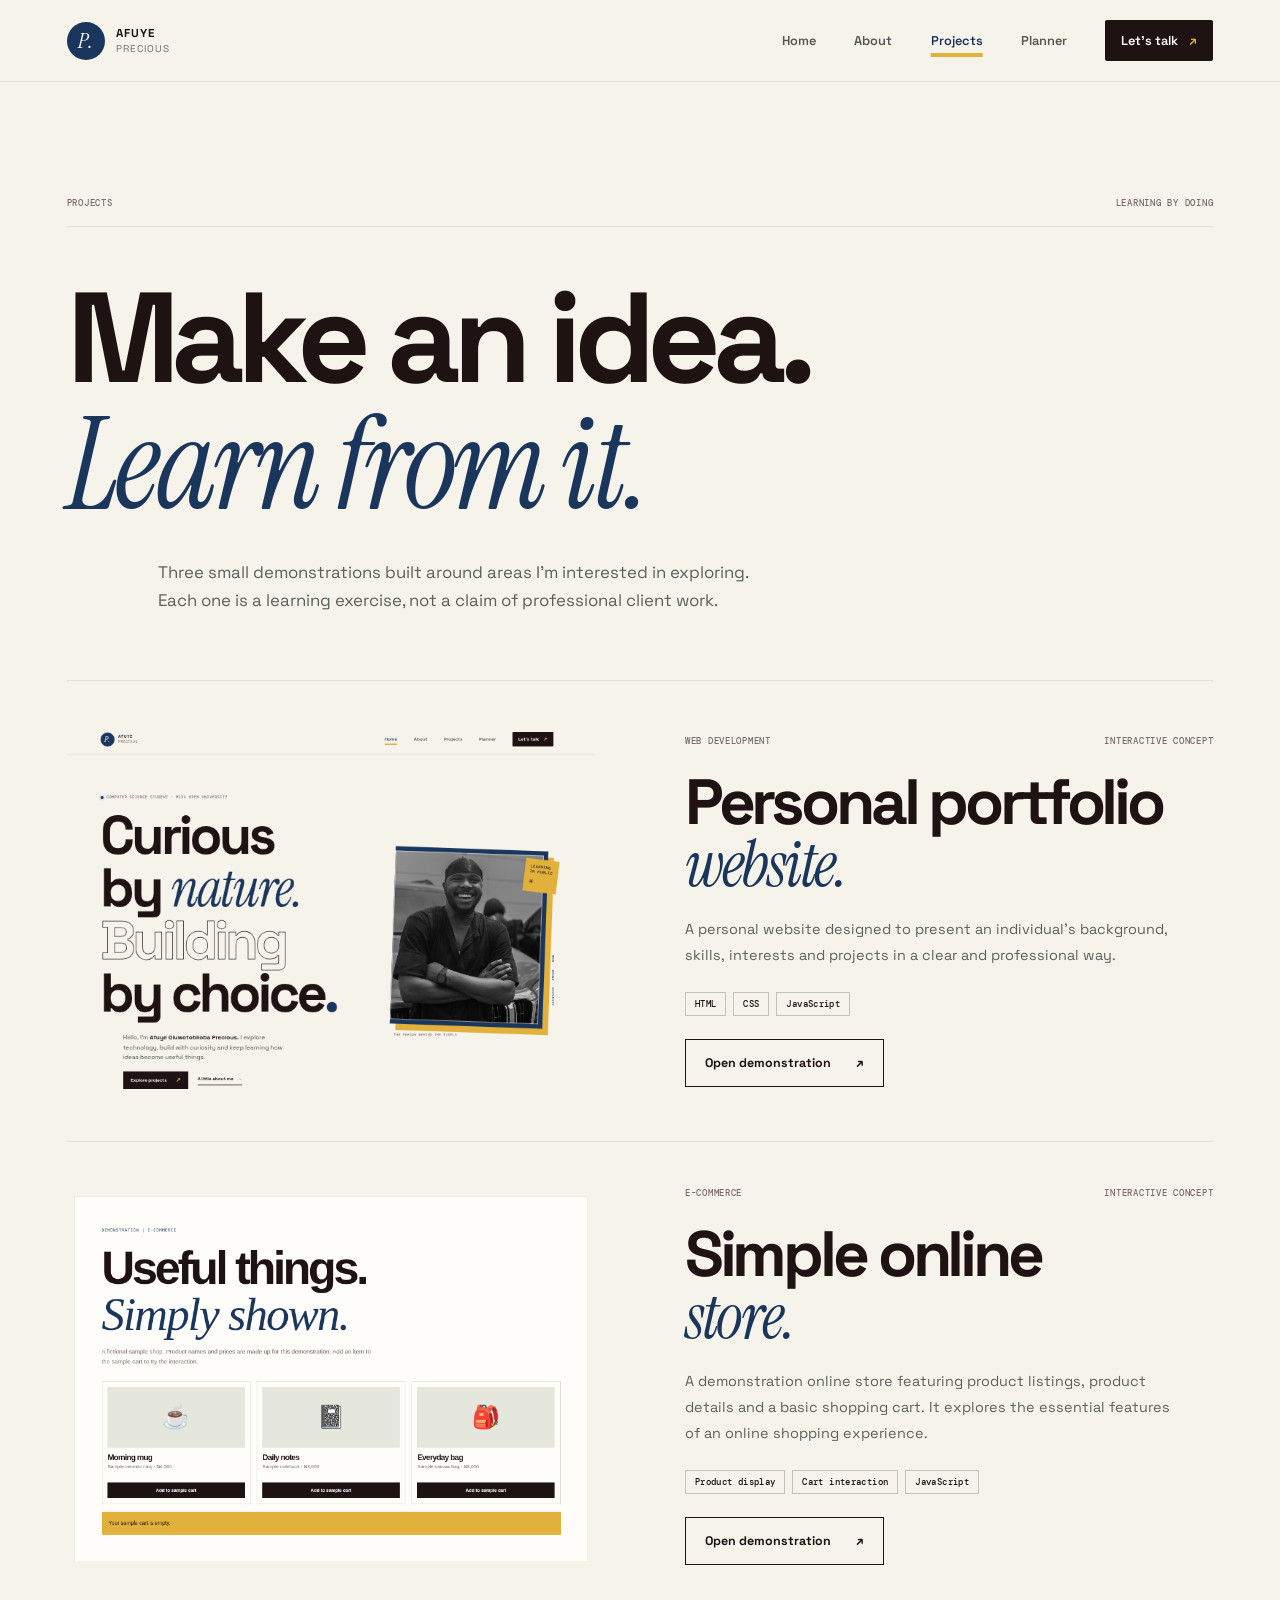
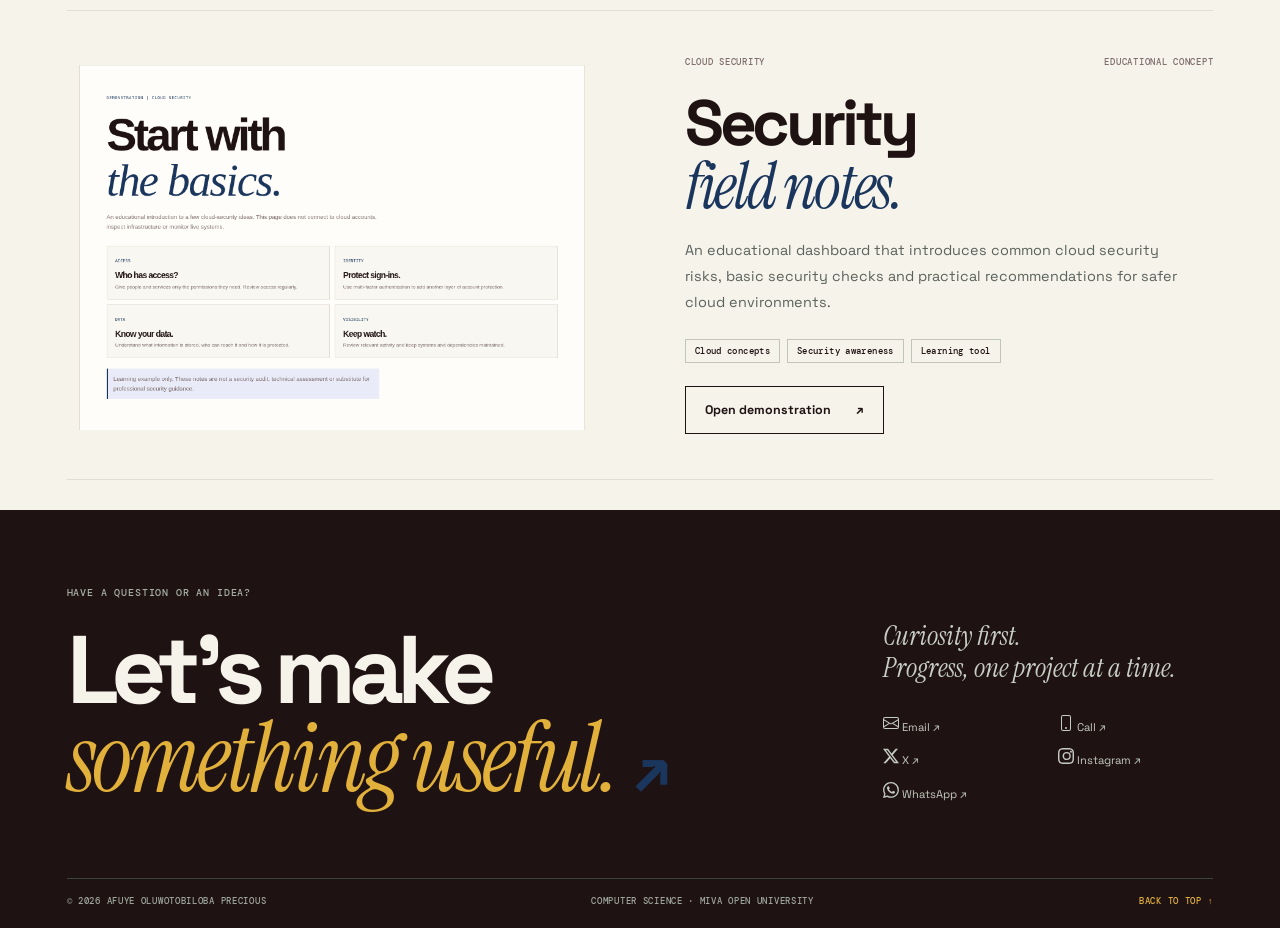
<file: projects.html>
<!doctype html>
<html lang="en">
  <head>
    <meta charset="utf-8" />
    <meta name="viewport" content="width=device-width, initial-scale=1" />
    <meta name="theme-color" content="#f2f0e8" />
    <meta
      name="description"
      content="Projects — Afuye Oluwotobiloba Precious, Computer Science student at MIVA Open University."
    />
    <title>Projects — Afuye Oluwotobiloba Precious</title>
    <link rel="preconnect" href="https://fonts.googleapis.com" />
    <link rel="preconnect" href="https://fonts.gstatic.com" crossorigin />
    <link
      href="https://fonts.googleapis.com/css2?family=DM+Mono:wght@400;500&family=Instrument+Serif:ital@0;1&family=Space+Grotesk:wght@400;500;600;700&display=swap"
      rel="stylesheet"
    />
    <link rel="stylesheet" href="assets/css/site.css" />
    <script src="assets/js/site.js" defer></script>
  </head>
  <body id="top">
    <a class="skip-link" href="#main">Skip to content</a>
    <header class="site-header">
      <div class="header-inner">
        <a class="wordmark" href="index.html" aria-label="Precious — home"
          ><span class="mark">P.</span><span>AFUYE <b>PRECIOUS</b></span></a
        >
        <button
          class="menu-toggle"
          type="button"
          aria-expanded="false"
          aria-controls="primary-nav"
        >
          <span></span><span></span><span></span
          ><i class="sr-only">Open navigation</i>
        </button>
        <nav id="primary-nav" class="primary-nav" aria-label="Main navigation">
          <a href="index.html">Home</a><a href="about.html">About</a
          ><a href="projects.html" aria-current="page">Projects</a
          ><a href="planner.html">Planner</a
          ><a class="nav-contact" href="contact.html"
            >Let's talk <span>↗</span></a
          >
        </nav>
      </div>
    </header>
    <main id="main">
      <section class="page-hero wrap">
        <div class="section-kicker">
          <span>PROJECTS</span><span>LEARNING BY DOING</span>
        </div>
        <h1>Make an idea.<br /><em>Learn from it.</em></h1>
        <p class="page-deck">
          Three small demonstrations built around areas I'm interested in
          exploring. Each one is a learning exercise, not a claim of
          professional client work.
        </p>
      </section>
      <section class="projects-list wrap">
        <article class="project-row">
          <div class="project-row-art art-portfolio">
            <img
              src="assets/images/project-portfolio.png"
              alt="Illustration of a personal portfolio website"
            />
          </div>
          <div class="project-row-copy">
            <div class="project-meta">
              <span>WEB DEVELOPMENT</span><span>INTERACTIVE CONCEPT</span>
            </div>
            <h2>Personal portfolio<br /><em>website.</em></h2>
            <p>
              A personal website designed to present an individual's background,
              skills, interests and projects in a clear and professional way.
            </p>
            <ul class="tags">
              <li>HTML</li>
              <li>CSS</li>
              <li>JavaScript</li>
            </ul>
            <a class="button button-outline" href="demos/portfolio-demo.html"
              >Open demonstration <span>↗</span></a
            >
          </div>
        </article>
        <article class="project-row">
          <div class="project-row-art art-store">
            <img
              src="assets/images/project-store.png"
              alt="Illustration of sample products in an online shop"
            />
          </div>
          <div class="project-row-copy">
            <div class="project-meta">
              <span> E-COMMERCE</span><span>INTERACTIVE CONCEPT</span>
            </div>
            <h2>Simple online<br /><em>store.</em></h2>
            <p>
              A demonstration online store featuring product listings, product
              details and a basic shopping cart. It explores the essential
              features of an online shopping experience.
            </p>
            <ul class="tags">
              <li>Product display</li>
              <li>Cart interaction</li>
              <li>JavaScript</li>
            </ul>
            <a class="button button-outline" href="demos/store-demo.html"
              >Open demonstration <span>↗</span></a
            >
          </div>
        </article>
        <article class="project-row">
          <div class="project-row-art art-security">
            <img
              src="assets/images/project-security.png"
              alt="Illustration of an educational cloud security dashboard"
            />
          </div>
          <div class="project-row-copy">
            <div class="project-meta">
              <span> CLOUD SECURITY</span><span>EDUCATIONAL CONCEPT</span>
            </div>
            <h2>Security<br /><em>field notes.</em></h2>
            <p>
              An educational dashboard that introduces common cloud security
              risks, basic security checks and practical recommendations for
              safer cloud environments.
            </p>
            <ul class="tags">
              <li>Cloud concepts</li>
              <li>Security awareness</li>
              <li>Learning tool</li>
            </ul>
            <a class="button button-outline" href="demos/security-demo.html"
              >Open demonstration <span>↗</span></a
            >
          </div>
        </article>
      </section>
    </main>
    <footer class="site-footer">
      <div class="footer-top wrap">
        <div>
          <p class="eyebrow">HAVE A QUESTION OR AN IDEA?</p>
          <a class="footer-cta" href="contact.html"
            >Let's make<br /><em>something useful.</em> <span>↗</span></a
          >
        </div>
        <div class="footer-side">
          <p>Curiosity first.<br />Progress, one project at a time.</p>
          <div class="footer-links">
            <a href="mailto:o.afuye6896@miva.edu.ng">
              <svg
                xmlns="http://w3.org"
                width="16"
                height="16"
                fill="currentColor"
                viewBox="0 0 16 16"
              >
                <path
                  d="M0 4a2 2 0 0 1 2-2h12a2 2 0 0 1 2 2v8a2 2 0 0 1-2 2H2a2 2 0 0 1-2-2zm2-1a1 1 0 0 0-1 1v.217l7 4.2 7-4.2V4a1 1 0 0 0-1-1zm13 2.383-4.708 2.825L15 11.105zm-.034 6.876-5.64-3.471L8 9.583l-1.326-.795-5.64 3.47A1 1 0 0 0 2 13h12a1 1 0 0 0 .966-.741M1 11.105l4.708-2.897L1 5.383z"
                />
              </svg>
              Email ↗
            </a>
            <a href="tel:08143327896">
              <svg
                xmlns="http://w3.org"
                width="16"
                height="16"
                fill="currentColor"
                viewBox="0 0 16 16"
              >
                <path
                  d="M11 1a1 1 0 0 1 1 1v12a1 1 0 0 1-1 1H5a1 1 0 0 1-1-1V2a1 1 0 0 1 1-1zM5 0a2 2 0 0 0-2 2v12a2 2 0 0 0 2 2h6a2 2 0 0 0 2-2V2a2 2 0 0 0-2-2z"
                />
                <path d="M8 14a1 1 0 1 0 0-2 1 1 0 0 0 0 2" />
              </svg>
              Call ↗
            </a>

            <a
              href="https://x.com/toby_m00re?s=11"
              target="_blank"
              rel="noopener noreferrer"
            >
              <svg
                xmlns="http://w3.org"
                width="16"
                height="16"
                fill="currentColor"
                viewBox="0 0 16 16"
              >
                <path
                  d="M12.6.75h2.454l-5.36 6.142L16 15.25h-4.937l-3.867-5.055-4.425 5.055H.316l5.733-6.57L0 .75h5.063l3.495 4.633L12.601.75Zm-.86 13.028h1.36L4.323 2.145H2.865z"
                />
              </svg>
              <span> X ↗</span>
            </a>
            <a href="#" target="_blank" rel="noopener noreferrer">
              <svg
                xmlns="http://w3.org"
                width="16"
                height="16"
                fill="currentColor"
                viewBox="0 0 16 16"
              >
                <path
                  d="M8 0C5.829 0 5.556.01 4.703.048 3.85.088 3.269.222 2.76.42a3.9 3.9 0 0 0-1.417.923A3.9 3.9 0 0 0 .42 2.76C.222 3.268.087 3.85.048 4.7.01 5.555 0 5.827 0 8.001c0 2.172.01 2.444.048 3.297.04.852.174 1.433.372 1.942.21.547.522 1.01.923 1.417.406.405.868.717 1.417.92.509.198 1.09.333 1.942.372C5.555 15.99 5.827 16 8 16s2.444-.01 3.298-.048c.851-.04 1.434-.174 1.943-.372a3.9 3.9 0 0 0 1.416-.923c.405-.406.717-.868.92-1.417.197-.509.332-1.09.372-1.942C15.99 10.445 16 10.173 16 8s-.01-2.445-.048-3.299c-.04-.851-.175-1.433-.372-1.941a3.9 3.9 0 0 0-.923-1.417A3.9 3.9 0 0 0 13.24.42c-.51-.198-1.092-.333-1.943-.372C10.443.01 10.172 0 7.998 0zm-.003 1.44c2.14 0 2.395.008 3.24.046.78.035 1.204.166 1.486.275.373.145.64.319.92.599s.453.546.598.92c.11.281.24.705.275 1.485.039.843.047 1.096.047 3.231s-.008 2.389-.047 3.232c-.035.78-.166 1.203-.275 1.485a2.5 2.5 0 0 1-.599.919c-.28.28-.546.453-.92.598-.28.11-.704.24-1.485.276-.843.038-1.096.047-3.232.047s-2.39-.009-3.233-.047c-.78-.036-1.203-.166-1.485-.276a2.5 2.5 0 0 1-.92-.598 2.5 2.5 0 0 1-.6-.92c-.109-.281-.24-.705-.275-1.485-.038-.843-.046-1.096-.046-3.233s.008-2.388.046-3.231c.036-.78.166-1.204.276-1.486.145-.373.319-.64.599-.92s.546-.453.92-.598c.282-.11.705-.24 1.485-.276.738-.034 1.024-.044 2.515-.045zm4.988 1.328a.96.96 0 1 0 0 1.92.96.96 0 0 0 0-1.92m-4.27 1.122a4.109 4.109 0 1 0 0 8.217 4.109 4.109 0 0 0 0-8.217m0 1.441a2.667 2.667 0 1 1 0 5.334 2.667 2.667 0 0 1 0-5.334"
                />
              </svg>
              <span>Instagram ↗</span>
            </a>
            <a
              href="https://wa.me/2349063518672"
              target="_blank"
              rel="noopener noreferrer"
            >
              <svg
                xmlns="http://w3.org"
                width="16"
                height="16"
                fill="currentColor"
                viewBox="0 0 16 16"
              >
                <path
                  d="M13.601 2.326A7.85 7.85 0 0 0 7.994 0C3.627 0 .068 3.558.064 7.926c0 1.399.366 2.76 1.057 3.965L0 16l4.204-1.102a7.9 7.9 0 0 0 3.79.965h.004c4.368 0 7.926-3.558 7.93-7.93A7.9 7.9 0 0 0 13.6 2.326zM7.994 14.521a6.57 6.57 0 0 1-3.356-.92l-.24-.144-2.494.654.666-2.433-.156-.251a6.56 6.56 0 0 1-1.007-3.505c0-3.626 2.957-6.584 6.591-6.584a6.56 6.56 0 0 1 4.66 1.931 6.56 6.56 0 0 1 1.928 4.66c-.004 3.639-2.961 6.592-6.592 6.592m3.618-4.951c-.199-.1-1.18-.583-1.362-.649-.182-.065-.315-.099-.445.099-.133.197-.513.649-.627.775-.114.127-.227.142-.425.042-.2-.1-.843-.311-1.607-.993-.594-.53-1.002-1.185-1.119-1.381-.117-.196-.012-.303.087-.402.09-.089.199-.232.299-.348.1-.117.133-.197.199-.331.066-.134.034-.251-.016-.352-.05-.101-.445-1.071-.61-1.468-.16-.388-.323-.335-.445-.341-.114-.007-.247-.007-.38-.007a.73.73 0 0 0-.529.247c-.182.198-.691.677-.691 1.654s.71 1.916.81 2.049c.098.133 1.394 2.132 3.383 2.992.47.205.84.326 1.129.418.475.152.904.129 1.246.08.38-.058 1.18-.483 1.348-.928.168-.445.168-.827.118-.908-.05-.081-.182-.13-.38-.229"
                />
              </svg>
              <span>WhatsApp ↗</span>
            </a>
          </div>
        </div>
      </div>
      <div class="footer-bottom wrap">
        <span>© <span data-year></span> AFUYE OLUWOTOBILOBA PRECIOUS</span
        ><span>COMPUTER SCIENCE · MIVA OPEN UNIVERSITY</span
        ><a href="#top">BACK TO TOP ↑</a>
      </div>
    </footer>
  </body>
</html>
</file>
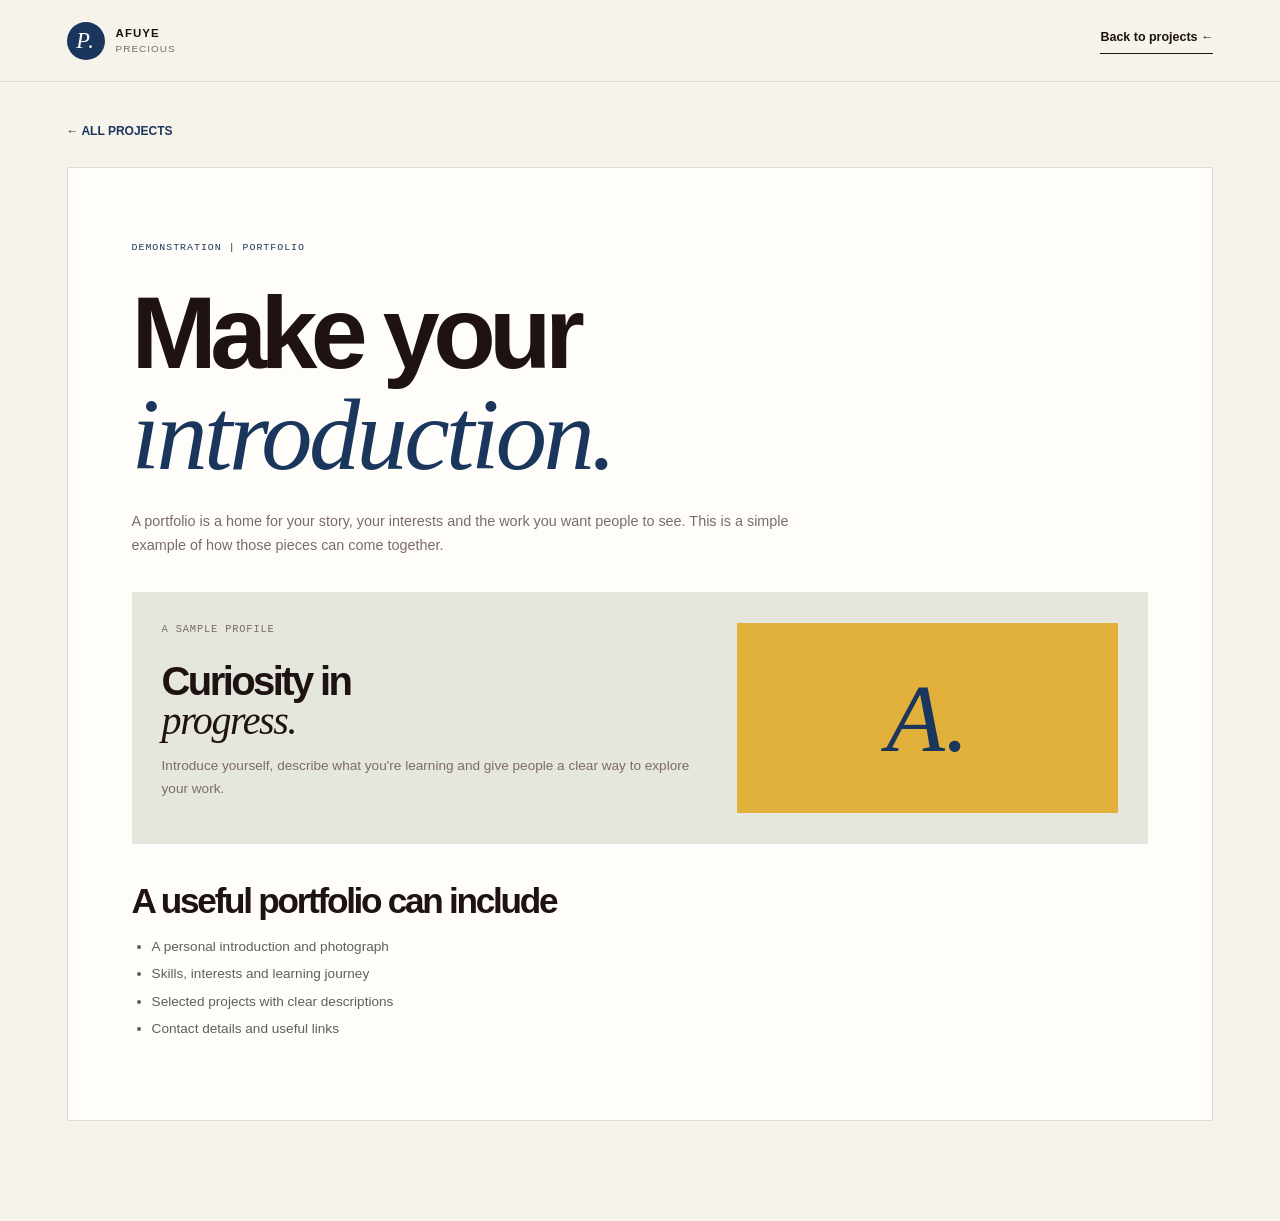
<file: demos/portfolio-demo.html>
<!doctype html>
<html lang="en">
  <head>
    <meta charset="utf-8" />
    <meta name="viewport" content="width=device-width,initial-scale=1" />
    <title>Personal Portfolio Demo — Portfolio Demonstration</title>
    <link rel="stylesheet" href="../assets/css/site.css" />
  </head>
  <body id="top">
    <header class="site-header">
      <div class="header-inner">
        <a class="wordmark" href="../index.html"
          ><span class="mark">P.</span><span>AFUYE <b>PRECIOUS</b></span></a
        ><a class="text-link" href="../projects.html">Back to projects ←</a>
      </div>
    </header>
    <main class="demo-page wrap">
      <a class="demo-back" href="../projects.html">← ALL PROJECTS</a>
      <section class="demo-shell">
        <span class="demo-label">DEMONSTRATION | PORTFOLIO</span>
        <h1>Make your<br /><em>introduction.</em></h1>
        <p>
          A portfolio is a home for your story, your interests and the work you
          want people to see. This is a simple example of how those pieces can
          come together.
        </p>
        <div class="demo-profile">
          <div>
            <p class="eyebrow">A SAMPLE PROFILE</p>
            <h2>Curiosity in<br /><em>progress.</em></h2>
            <p>
              Introduce yourself, describe what you're learning and give people
              a clear way to explore your work.
            </p>
          </div>
          <div class="demo-monogram">A.</div>
        </div>
        <h2 class="subheading">A useful portfolio can include</h2>
        <ul class="demo-list">
          <li>A personal introduction and photograph</li>
          <li>Skills, interests and learning journey</li>
          <li>Selected projects with clear descriptions</li>
          <li>Contact details and useful links</li>
        </ul>
      </section>
    </main>
  </body>
</html>
</file>
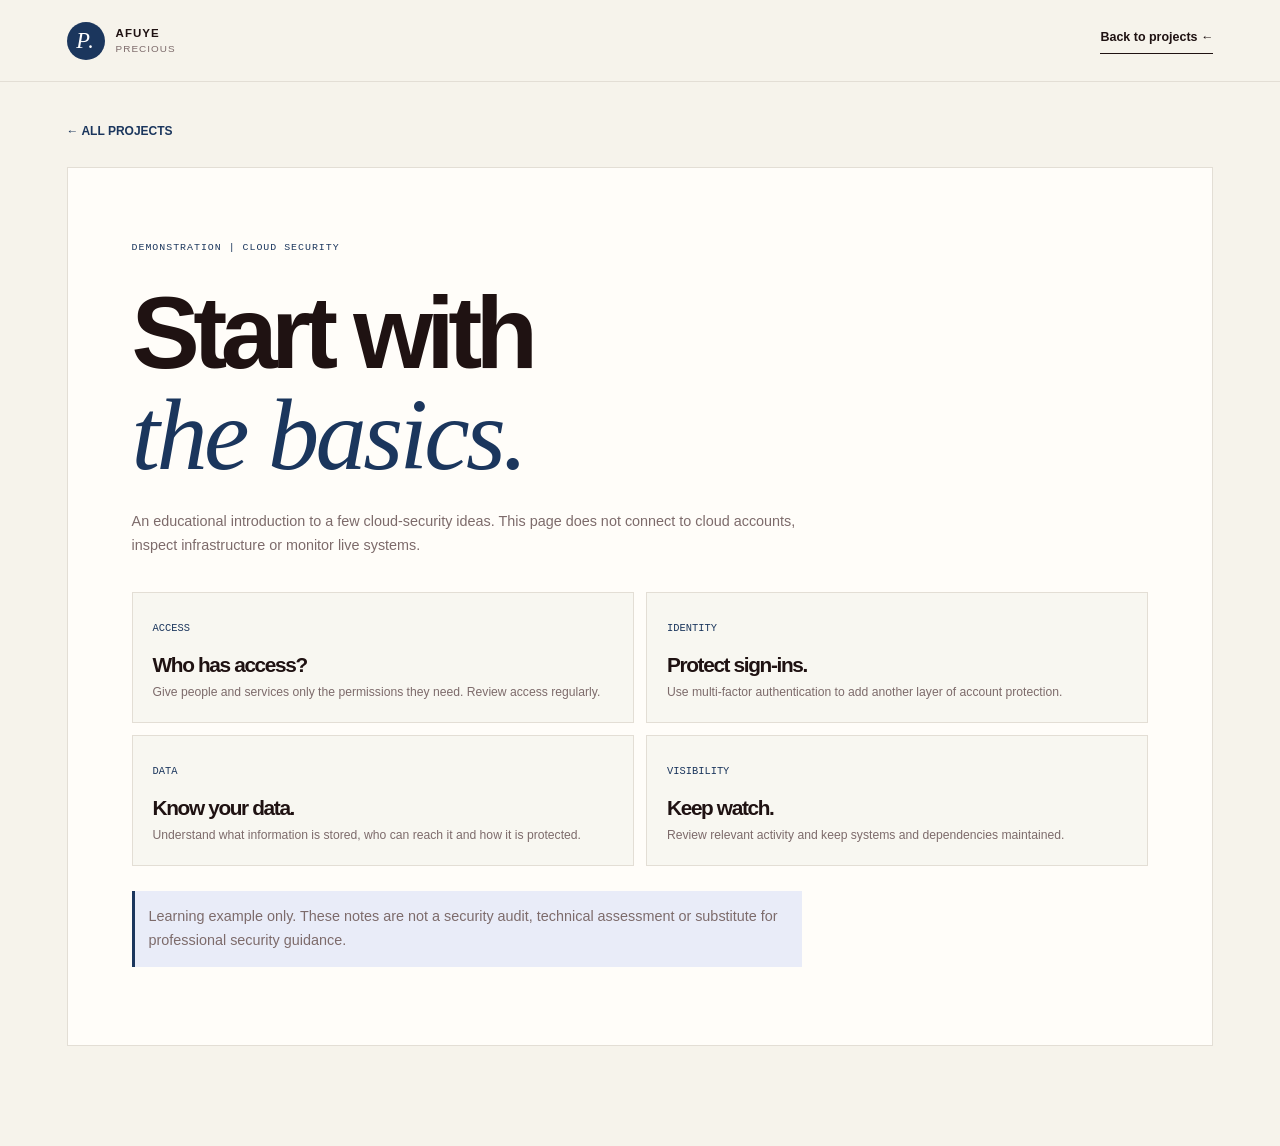
<file: demos/security-demo.html>
<!doctype html>
<html lang="en">
  <head>
    <meta charset="utf-8" />
    <meta name="viewport" content="width=device-width,initial-scale=1" />
    <title>Cloud Security Field Notes — Portfolio Demonstration</title>
    <link rel="stylesheet" href="../assets/css/site.css" />
  </head>
  <body id="top">
    <header class="site-header">
      <div class="header-inner">
        <a class="wordmark" href="../index.html"
          ><span class="mark">P.</span><span>AFUYE <b>PRECIOUS</b></span></a
        ><a class="text-link" href="../projects.html">Back to projects ←</a>
      </div>
    </header>
    <main class="demo-page wrap">
      <a class="demo-back" href="../projects.html">← ALL PROJECTS</a>
      <section class="demo-shell">
        <span class="demo-label">DEMONSTRATION | CLOUD SECURITY</span>
        <h1>Start with<br /><em>the basics.</em></h1>
        <p>
          An educational introduction to a few cloud-security ideas. This page
          does not connect to cloud accounts, inspect infrastructure or monitor
          live systems.
        </p>
        <div class="security-checks">
          <article class="security-check">
            <span> ACCESS</span>
            <h3>Who has access?</h3>
            <p>
              Give people and services only the permissions they need. Review
              access regularly.
            </p>
          </article>
          <article class="security-check">
            <span>IDENTITY</span>
            <h3>Protect sign-ins.</h3>
            <p>
              Use multi-factor authentication to add another layer of account
              protection.
            </p>
          </article>
          <article class="security-check">
            <span>DATA</span>
            <h3>Know your data.</h3>
            <p>
              Understand what information is stored, who can reach it and how it
              is protected.
            </p>
          </article>
          <article class="security-check">
            <span> VISIBILITY</span>
            <h3>Keep watch.</h3>
            <p>
              Review relevant activity and keep systems and dependencies
              maintained.
            </p>
          </article>
        </div>
        <p class="demo-warning">
          Learning example only. These notes are not a security audit, technical
          assessment or substitute for professional security guidance.
        </p>
      </section>
    </main>
  </body>
</html>
</file>
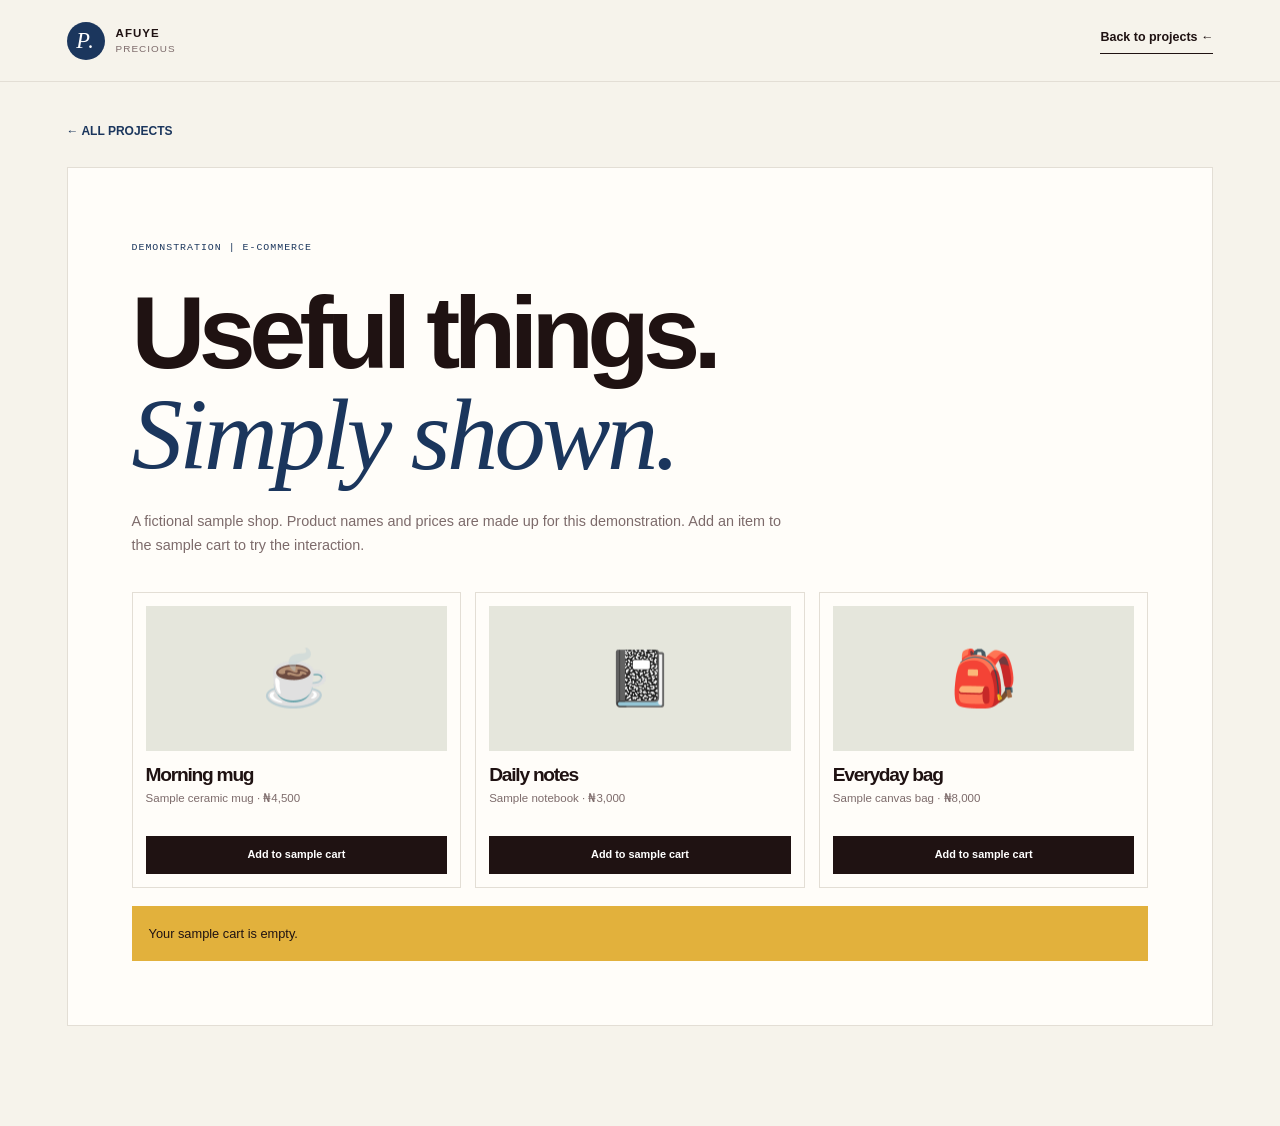
<file: demos/store-demo.html>
<!doctype html>
<html lang="en">
  <head>
    <meta charset="utf-8" />
    <meta name="viewport" content="width=device-width,initial-scale=1" />
    <title>Simple Store Demo — Portfolio Demonstration</title>
    <link rel="stylesheet" href="../assets/css/site.css" />
    <script src="store.js" defer></script>
  </head>
  <body id="top">
    <header class="site-header">
      <div class="header-inner">
        <a class="wordmark" href="../index.html"
          ><span class="mark">P.</span><span>AFUYE <b>PRECIOUS</b></span></a
        ><a class="text-link" href="../projects.html">Back to projects ←</a>
      </div>
    </header>
    <main class="demo-page wrap">
      <a class="demo-back" href="../projects.html">← ALL PROJECTS</a>
      <section class="demo-shell">
        <span class="demo-label">DEMONSTRATION | E-COMMERCE</span>
        <h1>Useful things.<br /><em>Simply shown.</em></h1>
        <p>
          A fictional sample shop. Product names and prices are made up for this
          demonstration. Add an item to the sample cart to try the interaction.
        </p>
        <div class="demo-products">
          <article class="demo-product">
            <div class="demo-product-art">☕</div>
            <h3>Morning mug</h3>
            <p>Sample ceramic mug · ₦4,500</p>
            <button type="button" data-add="Morning mug">
              Add to sample cart
            </button>
          </article>
          <article class="demo-product">
            <div class="demo-product-art">📓</div>
            <h3>Daily notes</h3>
            <p>Sample notebook · ₦3,000</p>
            <button type="button" data-add="Daily notes">
              Add to sample cart
            </button>
          </article>
          <article class="demo-product">
            <div class="demo-product-art">🎒</div>
            <h3>Everyday bag</h3>
            <p>Sample canvas bag · ₦8,000</p>
            <button type="button" data-add="Everyday bag">
              Add to sample cart
            </button>
          </article>
        </div>
        <div id="cart" class="demo-cart" aria-live="polite">
          Your sample cart is empty.
        </div>
      </section>
    </main>
  </body>
</html>
</file>
<file: assets/css/site.css>
:root {
  --paper: #f6f3eb; 
  --ink: #1f1212;
  --ink-soft: #3b2828;
  --muted: #7d6b6b; 
  --line: #e3ded5;
  --acid: #e2b13c; 
  --blue: #1b365d; 
  --blue-deep: #0b1d3a; 
  --white: #fffdf9; 
  --red: #aa1e1e; 
  --serif: "Instrument Serif", Georgia, serif;
  --sans: "Space Grotesk", Arial, sans-serif;
  --mono: "DM Mono", monospace;
  --max: 1240px;
  --gutter: clamp(22px, 5.2vw, 76px);
}
* {
  box-sizing: border-box;
}
html {
  scroll-behavior: smooth;
  scroll-padding-top: 90px;
}
body {
  margin: 0;
  min-height: 100vh;
  display: flex;
  flex-direction: column;
  background: var(--paper);
  color: var(--ink);
  font: 16px/1.65 var(--sans);
  -webkit-font-smoothing: antialiased;
}
main {
  flex: 1;
}
a {
  color: inherit;
}
img {
  display: block;
  max-width: 100%;
}
button,
input,
textarea {
  font: inherit;
}
button,
a {
  -webkit-tap-highlight-color: transparent;
}
::selection {
  background: var(--acid);
  color: var(--ink);
}
.wrap {
  width: min(var(--max), calc(100% - 2 * var(--gutter)));
  margin-inline: auto;
}
.sr-only {
  position: absolute;
  width: 1px;
  height: 1px;
  padding: 0;
  margin: -1px;
  overflow: hidden;
  clip: rect(0, 0, 0, 0);
  white-space: nowrap;
  border: 0;
}
.skip-link {
  position: fixed;
  z-index: 100;
  top: -100px;
  left: 16px;
  padding: 12px 18px;
  background: var(--acid);
  color: var(--ink);
  font-weight: 700;
}
.skip-link:focus {
  top: 12px;
}
:focus-visible {
  outline: 3px solid var(--blue);
  outline-offset: 4px;
}
h1,
h2,
h3,
p {
  margin-top: 0;
}
h1,
h2,
h3 {
  font-weight: 700;
  letter-spacing: -0.065em;
  line-height: 0.98;
}
h1 {
  font-size: clamp(4.2rem, 10.3vw, 9.2rem);
  margin-bottom: 0;
}
h2 {
  font-size: clamp(3rem, 6.2vw, 6.4rem);
  margin-bottom: 0;
}
h3 {
  font-size: clamp(1.7rem, 3vw, 2.6rem);
}
em {
  font-family: var(--serif);
  font-weight: 400;
  letter-spacing: -0.035em;
}
.eyebrow,
.section-kicker,
.project-meta,
.photo-index,
.hero-index,
.photo-stamp,
.vertical-note,
.year-tag,
.board-label,
.today-label,
.board-foot,
.footer-bottom,
.form-number,
.form-privacy,
.contact-detail > span,
.project-footnote > span {
  font: 500 0.65rem/1.4 var(--mono);
  letter-spacing: 0.08em;
}
.eyebrow {
  display: flex;
  align-items: center;
  gap: 9px;
  color: var(--muted);
  margin: 0 0 25px;
}
.eyebrow-dot {
  width: 8px;
  height: 8px;
  background: var(--blue);
  border-radius: 50%;
  box-shadow: 0 0 0 4px #3158e81c;
}
.site-header {
  height: 82px;
  flex: none;
  border-bottom: 1px solid var(--line);
  position: relative;
  z-index: 30;
  background: var(--paper);
}
.header-inner {
  width: min(var(--max), calc(100% - 2 * var(--gutter)));
  height: 100%;
  margin: auto;
  display: flex;
  align-items: center;
  justify-content: space-between;
}
.wordmark {
  display: flex;
  align-items: center;
  gap: 11px;
  text-decoration: none;
  font-size: 0.72rem;
  font-weight: 700;
  letter-spacing: 0.09em;
  line-height: 1.15;
}
.wordmark > span:last-child {
  display: grid;
  gap: 3px;
}
.wordmark b {
  font-weight: 400;
  color: var(--muted);
  font-size: 0.62rem;
}
.mark {
  display: grid;
  place-items: center;
  width: 38px;
  height: 38px;
  background: var(--blue);
  color: white;
  font: italic 1.4rem var(--serif);
  border-radius: 50%;
}
.primary-nav {
  display: flex;
  align-items: center;
  gap: clamp(22px, 3vw, 45px);
}
.primary-nav a {
  text-decoration: none;
  font-size: 0.8rem;
  font-weight: 600;
  color: #505851;
  transition: color 0.2s;
}
.primary-nav a:hover,
.primary-nav a[aria-current="page"] {
  color: var(--blue);
}
.primary-nav a[aria-current="page"]:not(.nav-contact) {
  text-decoration: underline;
  text-decoration-color: var(--acid);
  text-decoration-thickness: 4px;
  text-underline-offset: 8px;
}
.primary-nav .nav-contact {
  padding: 10px 16px;
  background: var(--ink);
  color: white;
  border-radius: 2px;
}
.nav-contact span {
  color: var(--acid);
  padding-left: 8px;
}
.menu-toggle {
  display: none;
}
.hero {
  position: relative;
  display: grid;
  grid-template-columns: 1.12fr 0.88fr;
  min-height: 690px;
  padding-top: clamp(58px, 8vw, 110px);
  padding-bottom: 74px;
}
.hero-copy {
  position: relative;
  z-index: 2;
}
.hero h1 {
  max-width: 800px;
}
.hero h1 em {
  color: var(--blue);
}
.outline-type {
  -webkit-text-stroke: 1.5px var(--ink);
  color: transparent;
}
.period {
  color: var(--blue);
}
.hero-bottom {
  margin: 36px 0 0 9%;
  max-width: 510px;
}
.hero-bottom > p {
  font-size: 1.03rem;
  line-height: 1.65;
  color: #4d5750;
  max-width: 450px;
  margin-bottom: 24px;
}
.hero-bottom strong {
  color: var(--ink);
}
.hero-actions {
  display: flex;
  align-items: center;
  gap: 25px;
  flex-wrap: wrap;
}
.button {
  min-height: 48px;
  padding: 0 19px;
  display: inline-flex;
  align-items: center;
  justify-content: center;
  gap: 25px;
  border: 1px solid transparent;
  text-decoration: none;
  font-size: 0.78rem;
  font-weight: 700;
  cursor: pointer;
  transition:
    transform 0.2s,
    background 0.2s,
    color 0.2s,
    border-color 0.2s;
}
.button:hover {
  transform: translateY(-3px);
}
.button-dark {
  background: var(--ink);
  color: white;
}
.button-dark span {
  color: var(--acid);
  font-size: 1rem;
}
.button-dark:hover {
  background: var(--blue);
}
.button-lime {
  background: var(--acid);
  color: var(--ink);
}
.button-lime:hover {
  background: #c9f12c;
}
.button-outline {
  border-color: var(--ink);
  background: transparent;
  color: var(--ink);
}
.button-outline:hover {
  background: var(--ink);
  color: white;
}
.text-link,
.under-link {
  font-size: 0.78rem;
  font-weight: 700;
  text-decoration: none;
  border-bottom: 1px solid var(--ink);
  padding-bottom: 5px;
}
.text-link span,
.under-link span {
  color: var(--blue);
  margin-left: 9px;
}
.hero-visual {
  position: relative;
  align-self: center;
  justify-self: end;
  width: min(100%, 440px);
  padding: 0 22px 45px 0;
  margin-top: 20px;
}
.photo-frame {
  height: 485px;
  position: relative;
  background: var(--blue);
  padding: 12px 12px 12px 0;
  transform: rotate(2deg);
  box-shadow: 16px 17px 0 var(--acid);
}
.photo-frame:before {
  content: "";
  position: absolute;
  inset: 12px 12px 12px 0;
  border: 1px solid #ffffff8a;
  z-index: 1;
  pointer-events: none;
}
.photo-frame img {
  width: 100%;
  height: 100%;
  object-fit: cover;
  object-position: 50% 34%;
  filter: grayscale(1) contrast(1.05);
  mix-blend-mode: normal;
}
.photo-stamp {
  position: absolute;
  right: -13px;
  top: 30px;
  z-index: 3;
  background: var(--acid);
  padding: 13px 14px;
  line-height: 1.5;
  transform: rotate(7deg);
  color: var(--ink);
}
.photo-stamp span {
  font-size: 1.4rem;
  display: block;
}
.photo-index {
  position: absolute;
  bottom: 15px;
  left: 4px;
  color: var(--muted);
  font-size: 0.57rem;
}
.vertical-note {
  position: absolute;
  right: -6px;
  bottom: 100px;
  writing-mode: vertical-rl;
  color: var(--blue);
  font-size: 0.58rem;
}
.hero-index {
  position: absolute;
  bottom: 22px;
  left: 0;
  right: 0;
  display: flex;
  justify-content: space-between;
  color: var(--muted);
  font-size: 0.57rem;
}
.ticker {
  background: var(--acid);
  overflow: hidden;
  white-space: nowrap;
  border-block: 1px solid var(--ink);
  height: 58px;
  display: flex;
  align-items: center;
}
.ticker-track {
  display: flex;
  align-items: center;
  gap: 35px;
  width: max-content;
  animation: marquee 35s linear infinite;
  font: 700 0.77rem var(--mono);
  letter-spacing: 0.07em;
}
.ticker-track i {
  font-style: normal;
  color: var(--blue);
  font-size: 1.25rem;
}
@keyframes marquee {
  to {
    transform: translateX(-50%);
  }
}
.section-pad {
  padding-block: clamp(76px, 10vw, 140px);
}
.section-kicker {
  display: flex;
  justify-content: space-between;
  gap: 20px;
  padding-bottom: 16px;
  border-bottom: 1px solid var(--line);
  color: var(--muted);
  font-size: 0.59rem;
}
.intro-grid {
  display: grid;
  grid-template-columns: 1.05fr 0.95fr;
  gap: 8%;
  padding-top: 55px;
}
.intro-grid h2 {
  font-size: clamp(3.2rem, 6vw, 6rem);
}
.intro-lead {
  font-size: clamp(1.15rem, 2vw, 1.55rem);
  line-height: 1.4;
  letter-spacing: -0.035em;
  max-width: 550px;
}
.intro-lead em {
  color: var(--blue);
}
.body-copy {
  max-width: 510px;
  color: #5d665f;
  font-size: 0.92rem;
  line-height: 1.85;
}
.under-link {
  display: inline-block;
  margin-top: 17px;
}
.work-section {
  background: var(--ink);
  color: var(--paper);
}
.work-section .section-kicker {
  border-color: #414740;
  color: #b0b8af;
}
.work-heading {
  display: flex;
  justify-content: space-between;
  align-items: end;
  gap: 35px;
  padding: 52px 0 45px;
}
.work-heading h2 {
  font-size: clamp(3.5rem, 7vw, 7rem);
}
.work-heading h2 em {
  color: var(--acid);
}
.work-heading > p {
  color: #b6beb5;
  font-size: 0.85rem;
  line-height: 1.7;
  margin: 0 0 7px;
}
.project-grid {
  display: grid;
  grid-template-columns: 1.12fr 0.88fr;
  gap: 48px 28px;
  align-items: start;
}
.project-card {
  text-decoration: none;
  min-width: 0;
  display: block;
}
.project-card-large {
  grid-row: span 2;
}
.project-art {
  height: 250px;
  display: grid;
  place-items: center;
  overflow: hidden;
  position: relative;
  transition: transform 0.35s;
}
.project-card-large .project-art {
  height: 430px;
}
.project-card:hover .project-art {
  transform: translateY(-5px);
}
.project-art img {
  width: 100%;
  height: 100%;
  object-fit: cover;
  transition: transform 0.6s;
}
.project-card:hover .project-art img {
  transform: scale(1.035);
}
.art-portfolio {
  background: #cbd4f4;
}
.art-store {
  background: #e6c4a0;
}
.art-security {
  background: #a9c9c3;
}
.project-meta {
  display: flex;
  justify-content: space-between;
  gap: 12px;
  color: #a9b1a8;
  font-size: 0.58rem;
  padding-top: 16px;
}
.project-card h3 {
  font-size: clamp(1.8rem, 3.5vw, 3.3rem);
  margin: 17px 0 8px;
}
.project-card h3 em {
  color: var(--acid);
}
.project-card p {
  color: #b8c0b7;
  font-size: 0.82rem;
  max-width: 390px;
  margin: 0;
}
.project-disclaimer {
  color: #8e9990;
  font-size: 0.69rem;
  margin: 42px 0 0;
}
.work-section .under-link {
  color: white;
  margin-top: 22px;
  border-color: #7b857b;
}
.work-section .under-link span {
  color: var(--acid);
}
.direction-section {
  background: var(--blue);
  color: white;
}
.direction-grid {
  display: grid;
  grid-template-columns: 0.7fr 1.2fr 0.55fr;
  gap: 35px;
  align-items: start;
}
.direction-section .section-kicker {
  border-color: #ffffff4a;
  color: #d9e0ff;
  grid-column: 1/-1;
}
.big-number {
  font: italic 8rem var(--serif);
  color: var(--acid);
  margin: 40px 0;
}
.direction-grid h2 {
  font-size: clamp(3rem, 5.7vw, 5.8rem);
  margin: 28px 0;
}
.direction-grid h2 em {
  color: var(--acid);
}
.direction-grid .intro-lead {
  font-size: 1.1rem;
  color: white;
}
.direction-grid .body-copy {
  color: #d5ddff;
}
.direction-grid .under-link {
  color: white;
  border-color: #ffffff88;
}
.direction-grid .under-link span {
  color: var(--acid);
}
.direction-orbit {
  width: 170px;
  height: 170px;
  border: 1px solid #ffffff65;
  border-radius: 50%;
  display: flex;
  flex-direction: column;
  align-items: center;
  justify-content: center;
  gap: 8px;
  transform: rotate(12deg);
  margin: 65px auto 0;
  font: 500 0.55rem var(--mono);
  letter-spacing: 0.13em;
}
.direction-orbit b {
  font-size: 1.4rem;
  color: var(--acid);
}
.audio-strip {
  display: grid;
  grid-template-columns: 0.9fr 1.1fr;
  gap: 5rem;
  align-items: center;
  padding-block: 85px;
}
.audio-strip h2 {
  font-size: clamp(2.8rem, 5vw, 5rem);
}
.audio-strip h2 em {
  color: var(--blue);
}
.audio-placeholder {
  display: flex;
  align-items: center;
  gap: 17px;
  border-block: 1px solid var(--line);
  padding: 23px 0;
}
.audio-icon {
  display: grid;
  place-items: center;
  width: 48px;
  height: 48px;
  background: var(--acid);
  border-radius: 50%;
  font-size: 1.4rem;
}
.audio-placeholder strong,
.audio-placeholder small {
  display: block;
}
.audio-placeholder strong {
  font-size: 0.85rem;
}
.audio-placeholder small {
  font-size: 0.7rem;
  color: var(--muted);
}
.pending-label {
  margin-left: auto;
  font: 500 0.58rem var(--mono);
  color: var(--muted);
}
.site-footer {
  background: var(--ink);
  color: var(--paper);
  padding: 76px 0 20px;
  margin-top: auto;
}
.footer-top {
  display: grid;
  grid-template-columns: 1.2fr 0.8fr;
  gap: 50px;
  padding-bottom: 75px;
}
.site-footer .eyebrow {
  color: #a7b0a6;
}
.footer-cta {
  display: inline-block;
  font-size: clamp(3.1rem, 7.5vw, 7.6rem);
  font-weight: 700;
  letter-spacing: -0.075em;
  line-height: 0.92;
  text-decoration: none;
}
.footer-cta em {
  color: var(--acid);
}
.footer-cta span {
  color: var(--blue);
  font-size: 0.65em;
}
.footer-side {
  align-self: end;
  justify-self: end;
  width: min(100%, 330px);
}
.footer-side > p {
  font: italic 1.7rem/1.2 var(--serif);
  color: #c8cec5;
}
.footer-links {
  display: grid;
  grid-template-columns: 1fr 1fr;
  gap: 12px 20px;
  margin-top: 30px;
}
.footer-links a,
.footer-links span {
  font-size: 0.7rem;
  color: #c4cbc2;
  text-decoration: none;
}
.footer-links a:hover {
  color: var(--acid);
}
.footer-bottom {
  border-top: 1px solid #3a423b;
  padding-top: 16px;
  display: flex;
  justify-content: space-between;
  gap: 20px;
  color: #9da69d;
  font-size: 0.55rem;
}
.footer-bottom a {
  color: var(--acid);
  text-decoration: none;
}
.page-hero {
  padding-block: clamp(60px, 9vw, 120px) 65px;
}
.page-hero h1 {
  font-size: clamp(4rem, 10vw, 9rem);
  margin-top: 48px;
}
.page-hero h1 em {
  color: var(--blue);
}
.page-deck {
  max-width: 610px;
  font-size: 1.05rem;
  line-height: 1.65;
  color: #59625b;
  margin: 32px 0 0 8%;
}
.about-feature {
  display: grid;
  grid-template-columns: 0.8fr 1.2fr;
  gap: clamp(40px, 9vw, 130px);
  align-items: center;
  padding-bottom: clamp(75px, 10vw, 140px);
}
.about-image {
  position: relative;
  background: var(--acid);
  padding: 12px 12px 0 0;
  transform: rotate(-1.5deg);
}
.about-image img {
  width: 100%;
  height: 450px;
  object-fit: cover;
  object-position: 50% 35%;
  filter: grayscale(1);
}
.about-image span {
  display: block;
  padding: 12px 0 10px;
  font: 500 0.55rem var(--mono);
  letter-spacing: 0.06em;
}
.about-copy h2 {
  font-size: clamp(2.7rem, 4.7vw, 4.8rem);
  margin-bottom: 25px;
}
.about-copy h2 em {
  color: var(--blue);
}
.about-copy > p:not(.eyebrow) {
  color: #58625a;
  font-size: 0.92rem;
  line-height: 1.8;
}
.learning-section {
  background: #e5e6dc;
}
.learning-section h2 {
  font-size: clamp(3.3rem, 6vw, 6rem);
  margin: 50px 0;
}
.learning-section h2 em {
  color: var(--blue);
}
.interest-list {
  border-top: 1px solid #c3c8bc;
}
.interest-list article {
  display: grid;
  grid-template-columns: 70px 1fr 30px;
  gap: 20px;
  align-items: center;
  padding: 23px 0;
  border-bottom: 1px solid #c3c8bc;
}
.interest-list article > span {
  font: 500 0.65rem var(--mono);
  color: var(--blue);
}
.interest-list h3 {
  font-size: clamp(1.45rem, 2.5vw, 2.2rem);
  margin: 0 0 5px;
}
.interest-list p {
  margin: 0;
  color: #687168;
  font-size: 0.8rem;
}
.interest-list article > b {
  font-size: 1.2rem;
  color: var(--blue);
}
.education-grid {
  display: grid;
  grid-template-columns: 1fr 1fr;
  gap: 9%;
  align-items: center;
}
.education-grid h2 {
  font-size: clamp(3rem, 5.7vw, 5.5rem);
  margin-top: 50px;
}
.education-grid h2 em {
  color: var(--blue);
}
.education-card {
  padding: 35px;
  background: var(--blue);
  color: white;
  min-height: 260px;
  position: relative;
}
.year-tag {
  color: var(--acid);
}
.education-card h3 {
  font-size: 2.5rem;
  margin: 45px 0 4px;
}
.education-card > p:not(.body-copy) {
  margin: 0;
  color: #e1e7ff;
}
.education-rule {
  height: 1px;
  background: #ffffff5c;
  margin: 25px 0;
}
.education-card .body-copy {
  color: #e1e7ff;
  margin: 0;
  font-size: 0.8rem;
}
.table-section {
  padding-block: 30px 120px;
}
.table-section h2 {
  font-size: clamp(3rem, 5.5vw, 5.6rem);
  margin: 50px 0 35px;
}
.table-section h2 em {
  color: var(--blue);
}
.table-scroll {
  overflow-x: auto;
  border-top: 2px solid var(--ink);
  border-bottom: 1px solid var(--ink);
}
table {
  border-collapse: collapse;
  width: 100%;
  min-width: 620px;
  text-align: left;
}
caption {
  text-align: left;
  color: var(--muted);
  font-size: 0.68rem;
  padding: 12px 0;
}
th,
td {
  padding: 17px 13px;
  border-bottom: 1px solid var(--line);
  font-size: 0.78rem;
}
thead th {
  font: 500 0.62rem var(--mono);
  letter-spacing: 0.07em;
  color: var(--blue);
  text-transform: uppercase;
}
tbody th {
  font-weight: 700;
}
tbody td {
  color: #59625b;
}
.goal-section {
  background: var(--acid);
  padding: 90px 0;
}
.goal-inner {
  max-width: 900px;
}
.goal-section .eyebrow {
  color: #515b36;
}
.goal-section h2 {
  font-size: clamp(4rem, 9vw, 8.5rem);
}
.goal-section h2 em {
  color: var(--blue);
}
.goal-section .goal-inner > p:last-child {
  font-size: 1.02rem;
  max-width: 550px;
  margin: 30px 0 0 10%;
  color: #4e5840;
}
.projects-list {
  padding-bottom: 30px;
}
.project-row {
  display: grid;
  grid-template-columns: 1fr 1fr;
  gap: clamp(35px, 7vw, 90px);
  align-items: center;
  padding: 45px 0;
  border-top: 1px solid var(--line);
}
.project-row:last-child {
  border-bottom: 1px solid var(--line);
}
.project-row-art {
  height: 370px;
  display: grid;
  place-items: center;
  overflow: hidden;
}
.project-row-art img {
  width: 100%;
  height: 100%;
  object-fit: cover;
  transition: transform 0.6s;
}
.project-row:hover .project-row-art img {
  transform: scale(1.035);
}
.project-row-copy .project-meta {
  color: var(--muted);
  padding: 0 0 23px;
}
.project-row-copy h2 {
  font-size: clamp(2.8rem, 5vw, 5rem);
  margin-bottom: 20px;
}
.project-row-copy h2 em {
  color: var(--blue);
}
.project-row-copy > p {
  max-width: 500px;
  color: #59625b;
  font-size: 0.9rem;
  line-height: 1.8;
}
.tags {
  display: flex;
  flex-wrap: wrap;
  gap: 7px;
  list-style: none;
  padding: 0;
  margin: 23px 0;
}
.tags li {
  border: 1px solid #bfc5b9;
  padding: 5px 9px;
  font: 500 0.58rem var(--mono);
  letter-spacing: 0.04em;
}
.project-footnote {
  display: grid;
  grid-template-columns: 120px 1fr;
  gap: 20px;
  padding: 35px 0 95px;
}
.project-footnote > span {
  color: var(--blue);
}
.project-footnote p {
  font-size: 0.75rem;
  color: var(--muted);
  max-width: 650px;
  margin: 0;
}
.planner-wrap {
  display: grid;
  grid-template-columns: 0.7fr 1.3fr;
  gap: clamp(35px, 7vw, 95px);
  padding-bottom: 120px;
}
.planner-intro {
  position: relative;
}
.planner-intro h2 {
  font-size: clamp(3.2rem, 6vw, 6rem);
}
.planner-intro h2 em {
  color: var(--blue);
}
.planner-intro > p:not(.eyebrow) {
  color: var(--muted);
  font-size: 0.85rem;
  max-width: 270px;
  margin-top: 24px;
}
.planner-stat {
  display: flex;
  align-items: center;
  gap: 14px;
  margin-top: 70px;
}
.planner-stat strong {
  font: italic 5rem/0.8 var(--serif);
  color: var(--blue);
}
.planner-stat span {
  font: 500 0.58rem/1.5 var(--mono);
  color: var(--muted);
}
.planner-board {
  background: var(--white);
  padding: clamp(22px, 4vw, 42px);
  border: 1px solid var(--line);
  box-shadow: 9px 9px 0 #dfe0d6;
}
.board-head {
  display: flex;
  justify-content: space-between;
  gap: 15px;
  align-items: start;
}
.board-label {
  color: var(--blue);
}
.board-head h2 {
  font-size: 2.7rem;
  margin: 12px 0 26px;
}
.board-head .period {
  color: var(--blue);
}
.today-label {
  color: var(--muted);
  font-size: 0.53rem;
  text-align: right;
  padding-top: 5px;
}
.task-form {
  display: grid;
  grid-template-columns: 1fr auto;
  gap: 8px;
}
.task-form input {
  min-width: 0;
  height: 52px;
  border: 1px solid #c8cec4;
  background: transparent;
  padding: 0 14px;
  border-radius: 0;
  font-size: 0.83rem;
  outline: none;
}
.task-form input:focus {
  border-color: var(--blue);
  box-shadow: 0 0 0 3px #3158e81a;
}
.task-form .button {
  height: 52px;
}
.field-error {
  min-height: 18px;
  color: var(--red);
  font-size: 0.7rem;
  margin: 6px 0;
}
.task-toolbar {
  display: flex;
  justify-content: space-between;
  align-items: center;
  gap: 12px;
  border-bottom: 1px solid var(--line);
  padding: 14px 0;
}
.filter-group {
  display: flex;
  gap: 5px;
}
.filter-group button {
  border: 0;
  background: transparent;
  padding: 7px 9px;
  font-size: 0.7rem;
  color: var(--muted);
  cursor: pointer;
}
.filter-group button.is-active {
  background: var(--acid);
  color: var(--ink);
  font-weight: 700;
}
.filter-group button span {
  font: 500 0.6rem var(--mono);
  padding-left: 4px;
}
.task-toolbar > span {
  font-size: 0.65rem;
  color: var(--muted);
  text-align: right;
}
.task-list {
  list-style: none;
  margin: 0;
  padding: 0;
}
.task-item {
  display: grid;
  grid-template-columns: 22px 1fr auto;
  gap: 12px;
  align-items: center;
  padding: 17px 2px;
  border-bottom: 1px solid #e7e8e0;
}
.task-check {
  width: 18px;
  height: 18px;
  accent-color: var(--blue);
  cursor: pointer;
}
.task-text {
  font-size: 0.83rem;
  overflow-wrap: anywhere;
}
.task-item.is-done .task-text {
  text-decoration: line-through;
  color: #8b9289;
}
.task-actions {
  display: flex;
  gap: 12px;
}
.task-actions button {
  border: 0;
  background: transparent;
  padding: 4px;
  color: var(--blue);
  font-size: 0.68rem;
  font-weight: 700;
  cursor: pointer;
}
.task-actions button.delete {
  color: var(--red);
}
.task-actions button:disabled {
  opacity: 0.3;
  cursor: not-allowed;
}
.empty-tasks {
  text-align: center;
  padding: 35px 10px;
}
.empty-tasks[hidden] {
  display: none;
}
.empty-tasks > span {
  display: inline-grid;
  place-items: center;
  width: 40px;
  height: 40px;
  border-radius: 50%;
  background: var(--acid);
  font-size: 1.2rem;
}
.empty-tasks h3 {
  font-size: 1.3rem;
  margin: 12px 0 5px;
}
.empty-tasks p {
  color: var(--muted);
  font-size: 0.75rem;
  margin: 0;
}
.storage-warning {
  color: var(--red);
  font-size: 0.72rem;
  background: #fae9e5;
  padding: 10px;
}
.storage-warning[hidden] {
  display: none;
}
.board-foot {
  display: flex;
  justify-content: space-between;
  gap: 12px;
  border-top: 1px solid var(--line);
  padding-top: 15px;
  margin-top: 15px;
  color: var(--muted);
  font-size: 0.52rem;
}
.contact-layout {
  display: grid;
  grid-template-columns: 0.8fr 1.2fr;
  gap: clamp(45px, 9vw, 130px);
  padding-bottom: 120px;
}
.contact-aside h2 {
  font-size: clamp(3rem, 5.4vw, 5.5rem);
  margin-bottom: 45px;
}
.contact-aside h2 em {
  color: var(--blue);
}
.contact-detail {
  padding: 16px 0;
  border-top: 1px solid var(--line);
}
.contact-detail > span {
  display: block;
  color: var(--blue);
  margin-bottom: 7px;
}
.contact-detail > a {
  font-size: 0.88rem;
  font-weight: 700;
  text-decoration: none;
  overflow-wrap: anywhere;
}
.contact-detail > p {
  font-size: 0.78rem;
  color: var(--muted);
  max-width: 320px;
  margin: 0;
}
.contact-aside-note {
  font: 500 0.58rem var(--mono);
  color: var(--muted);
  margin-top: 30px;
}
.contact-form-panel {
  background: #e5e6dc;
  padding: clamp(25px, 4.5vw, 55px);
}
.form-heading {
  display: flex;
  justify-content: space-between;
  align-items: center;
}
.form-heading .eyebrow {
  margin: 0;
  color: var(--blue);
}
.form-number {
  color: var(--muted);
}
.contact-form-panel h2 {
  font-size: clamp(2.8rem, 5vw, 4.8rem);
  margin: 25px 0 13px;
}
.contact-form-panel h2 em {
  color: var(--blue);
}
.form-intro {
  font-size: 0.78rem;
  color: #626b62;
  max-width: 420px;
  margin-bottom: 28px;
}
.form-field {
  margin: 18px 0;
}
.form-field label {
  display: block;
  font: 500 0.61rem var(--mono);
  letter-spacing: 0.04em;
  margin-bottom: 7px;
}
.form-field input,
.form-field textarea {
  width: 100%;
  border: 0;
  border-bottom: 1px solid #aeb6aa;
  background: transparent;
  border-radius: 0;
  padding: 11px 0;
  outline: none;
  font-size: 0.88rem;
  color: var(--ink);
  resize: vertical;
}
.form-field input:focus,
.form-field textarea:focus {
  border-color: var(--blue);
  box-shadow: 0 1px 0 var(--blue);
}
.form-field [aria-invalid="true"] {
  border-color: var(--red);
}
.form-field .field-error {
  display: block;
  min-height: 15px;
  font-size: 0.67rem;
  margin: 3px 0 0;
}
.form-submit {
  width: 100%;
  margin-top: 10px;
}
.form-result {
  margin-top: 18px;
  padding: 14px;
  background: #e1efbd;
  border-left: 3px solid #52751d;
  font-size: 0.8rem;
  color: #304515;
}
.form-result[hidden] {
  display: none;
}
.form-privacy {
  color: #727a70;
  font-size: 0.53rem;
  margin: 16px 0 0;
}
.demo-page {
  padding-block: 35px 100px;
}
.demo-back {
  display: inline-block;
  color: var(--blue);
  font-size: 0.75rem;
  font-weight: 700;
  text-decoration: none;
  margin-bottom: 25px;
}
.demo-shell {
  background: var(--white);
  border: 1px solid var(--line);
  padding: clamp(25px, 5vw, 65px);
}
.demo-label {
  font: 500 0.62rem var(--mono);
  letter-spacing: 0.1em;
  color: var(--blue);
}
.demo-shell h1 {
  font-size: clamp(3.5rem, 8vw, 7rem);
  margin: 25px 0;
}
.demo-shell h1 em {
  color: var(--blue);
}
.demo-shell > p {
  max-width: 670px;
  color: var(--muted);
  font-size: 0.9rem;
}
.demo-profile {
  display: grid;
  grid-template-columns: 1fr 0.7fr;
  gap: 30px;
  align-items: center;
  background: #e5e6dc;
  padding: 30px;
  margin-top: 35px;
}
.demo-profile h2 {
  font-size: 2.5rem;
  margin: 15px 0;
}
.demo-profile p:not(.eyebrow) {
  font-size: 0.85rem;
  color: var(--muted);
}
.demo-monogram {
  display: grid;
  place-items: center;
  min-height: 190px;
  background: var(--acid);
  font: italic 6rem var(--serif);
  color: var(--blue);
}
.demo-shell h2.subheading {
  font-size: 2.2rem;
  margin: 40px 0 15px;
}
.demo-list {
  padding-left: 20px;
  color: #59625b;
  font-size: 0.85rem;
  line-height: 2;
}
.demo-products {
  display: grid;
  grid-template-columns: repeat(3, 1fr);
  gap: 14px;
  margin-top: 35px;
}
.demo-product {
  border: 1px solid var(--line);
  padding: 13px;
}
.demo-product-art {
  height: 145px;
  display: grid;
  place-items: center;
  background: #e5e6dc;
  font-size: 3.4rem;
}
.demo-product h3 {
  font-size: 1.2rem;
  margin: 15px 0 4px;
}
.demo-product p {
  font-size: 0.72rem;
  color: var(--muted);
  min-height: 35px;
}
.demo-product button {
  width: 100%;
  border: 0;
  background: var(--ink);
  color: white;
  padding: 10px;
  font-size: 0.68rem;
  font-weight: 700;
  cursor: pointer;
}
.demo-product button:hover {
  background: var(--blue);
}
.demo-cart {
  margin-top: 18px;
  padding: 17px;
  background: var(--acid);
  font-size: 0.8rem;
}
.security-checks {
  display: grid;
  grid-template-columns: 1fr 1fr;
  gap: 12px;
  margin-top: 35px;
}
.security-check {
  padding: 20px;
  border: 1px solid var(--line);
  background: #f8f7f1;
}
.security-check > span {
  font: 500 0.65rem var(--mono);
  color: var(--blue);
}
.security-check h3 {
  font-size: 1.3rem;
  margin: 15px 0 7px;
}
.security-check p {
  font-size: 0.76rem;
  color: var(--muted);
  margin: 0;
}
.demo-warning {
  margin-top: 25px;
  padding: 14px;
  border-left: 3px solid var(--blue);
  background: #e9ecf8;
  font-size: 0.76rem;
}
@media (max-width: 900px) {
  .hero {
    grid-template-columns: 1.05fr 0.95fr;
    gap: 25px;
    min-height: 620px;
  }
  .hero h1 {
    font-size: clamp(4rem, 9vw, 7rem);
  }
  .photo-frame {
    height: 400px;
  }
  .project-grid {
    gap: 35px 22px;
  }
  .project-card-large .project-art {
    height: 350px;
  }
  .direction-grid {
    grid-template-columns: 0.45fr 1.2fr;
  }
  .direction-orbit {
    display: none;
  }
  .planner-wrap {
    grid-template-columns: 0.6fr 1.4fr;
    gap: 35px;
  }
  .contact-layout {
    gap: 45px;
  }
}
@media (max-width: 680px) {
  :root {
    --gutter: 22px;
  }
  .site-header {
    height: 70px;
  }
  .menu-toggle {
    display: flex;
    flex-direction: column;
    gap: 5px;
    justify-content: center;
    align-items: center;
    width: 42px;
    height: 42px;
    border: 1px solid var(--line);
    background: transparent;
    cursor: pointer;
  }
  .menu-toggle span {
    display: block;
    width: 17px;
    height: 2px;
    background: var(--ink);
    transition: transform 0.2s;
  }
  .menu-toggle[aria-expanded="true"] span:first-child {
    transform: translateY(3.5px) rotate(45deg);
  }
  .menu-toggle[aria-expanded="true"] span:nth-child(2) {
    transform: translateY(-3.5px) rotate(-45deg);
  }
  .menu-toggle[aria-expanded="true"] span:nth-child(3) {
    display: none;
  }
  .primary-nav {
    display: none;
    position: absolute;
    left: 0;
    right: 0;
    top: 69px;
    background: var(--paper);
    padding: 16px var(--gutter) 22px;
    border-bottom: 1px solid var(--line);
    flex-direction: column;
    align-items: stretch;
    gap: 0;
    box-shadow: 0 15px 25px #171a1914;
  }
  .primary-nav.is-open {
    display: flex;
  }
  .primary-nav a {
    padding: 13px 0;
    border-bottom: 1px solid var(--line);
    font-size: 0.9rem;
  }
  .primary-nav .nav-contact {
    margin-top: 12px;
    padding: 13px 15px;
    border: 0;
  }
  .hero {
    display: flex;
    flex-direction: column;
    align-items: stretch;
    min-height: 0;
    padding-top: 55px;
    padding-bottom: 76px;
  }
  .hero h1 {
    font-size: clamp(4.15rem, 16vw, 6.6rem);
    line-height: 0.9;
  }
  .hero-visual {
    width: min(82%, 360px);
    margin: 45px 20px 25px auto;
    padding: 0 15px 35px 0;
  }
  .photo-frame {
    height: clamp(320px, 100vw, 430px);
  }
  .photo-stamp {
    right: -18px;
    top: 20px;
  }
  .vertical-note {
    right: -16px;
    bottom: 75px;
  }
  .hero-bottom {
    margin: 24px 0 0 0;
  }
  .hero-bottom > p {
    font-size: 0.95rem;
  }
  .hero-index {
    bottom: 22px;
    font-size: 0.49rem;
  }
  .hero-index span:nth-child(2) {
    display: none;
  }
  .ticker {
    height: 49px;
  }
  .ticker-track {
    font-size: 0.66rem;
    gap: 23px;
  }
  .section-pad {
    padding-block: 76px;
  }
  .section-kicker {
    font-size: 0.52rem;
  }
  .section-kicker span:last-child {
    text-align: right;
  }
  .intro-grid {
    grid-template-columns: 1fr;
    gap: 25px;
    padding-top: 35px;
  }
  .intro-grid h2 {
    font-size: clamp(3.4rem, 13vw, 5rem);
  }
  .intro-lead {
    font-size: 1.13rem;
  }
  .work-heading {
    display: block;
    padding: 40px 0 30px;
  }
  .work-heading h2 {
    font-size: clamp(3.8rem, 14vw, 5.5rem);
  }
  .work-heading > p {
    margin-top: 20px;
  }
  .project-grid {
    grid-template-columns: 1fr;
    gap: 35px;
  }
  .project-card-large {
    grid-row: auto;
  }
  .project-art,
  .project-card-large .project-art {
    height: clamp(220px, 65vw, 330px);
  }
  .project-card h3 {
    font-size: 2.3rem;
  }
  .project-disclaimer {
    margin-top: 30px;
  }
  .direction-grid {
    grid-template-columns: 1fr;
    gap: 5px;
  }
  .direction-grid .section-kicker {
    grid-column: auto;
  }
  .big-number {
    font-size: 5rem;
    margin: 30px 0 0;
  }
  .direction-grid h2 {
    font-size: clamp(3.2rem, 12vw, 5rem);
    margin: 20px 0;
  }
  .audio-strip {
    grid-template-columns: 1fr;
    gap: 25px;
    padding-block: 65px;
  }
  .audio-strip h2 {
    font-size: 3.5rem;
  }
  .site-footer {
    padding-top: 60px;
  }
  .footer-top {
    grid-template-columns: 1fr;
    gap: 45px;
    padding-bottom: 55px;
  }
  .footer-cta {
    font-size: clamp(3.4rem, 13vw, 5.5rem);
  }
  .footer-side {
    justify-self: start;
  }
  .footer-bottom {
    display: grid;
    grid-template-columns: 1fr 1fr;
    gap: 10px;
    font-size: 0.48rem;
  }
  .footer-bottom span:nth-child(2) {
    text-align: right;
  }
  .footer-bottom a {
    grid-column: 1/-1;
  }
  .page-hero {
    padding-block: 55px 48px;
  }
  .page-hero h1 {
    font-size: clamp(3.8rem, 14vw, 6rem);
    margin-top: 37px;
  }
  .page-deck {
    font-size: 0.94rem;
    margin: 23px 0 0;
  }
  .about-feature {
    grid-template-columns: 1fr;
    gap: 35px;
    padding-bottom: 75px;
  }
  .about-image {
    width: min(82%, 360px);
    margin-inline: auto;
  }
  .about-image img {
    height: 390px;
  }
  .about-copy h2 {
    font-size: clamp(2.8rem, 10vw, 4.2rem);
  }
  .about-copy > p:not(.eyebrow) {
    font-size: 0.88rem;
  }
  .learning-section h2 {
    font-size: 4rem;
    margin: 38px 0;
  }
  .interest-list article {
    grid-template-columns: 35px 1fr 20px;
    gap: 10px;
    padding: 19px 0;
  }
  .interest-list h3 {
    font-size: 1.45rem;
  }
  .interest-list p {
    font-size: 0.72rem;
  }
  .education-grid {
    grid-template-columns: 1fr;
    gap: 30px;
  }
  .education-grid h2 {
    font-size: 3.8rem;
    margin: 35px 0 0;
  }
  .education-card {
    min-height: 240px;
    padding: 25px;
  }
  .table-section {
    padding-block: 20px 75px;
  }
  .table-section h2 {
    font-size: 3.4rem;
    margin: 35px 0 25px;
  }
  th,
  td {
    padding: 13px 10px;
  }
  .goal-section {
    padding: 65px 0;
  }
  .goal-section h2 {
    font-size: clamp(3.7rem, 13vw, 6rem);
  }
  .goal-section .goal-inner > p:last-child {
    margin: 23px 0 0;
    font-size: 0.9rem;
  }
  .project-row {
    grid-template-columns: 1fr;
    gap: 25px;
    padding: 30px 0;
  }
  .project-row-art {
    height: clamp(220px, 65vw, 320px);
  }
  .project-row-copy h2 {
    font-size: 3.3rem;
  }
  .project-row-copy > p {
    font-size: 0.85rem;
  }
  .project-footnote {
    grid-template-columns: 1fr;
    gap: 8px;
    padding: 28px 0 70px;
  }
  .planner-wrap {
    grid-template-columns: 1fr;
    gap: 30px;
    padding-bottom: 75px;
  }
  .planner-intro h2 {
    font-size: 4rem;
  }
  .planner-intro > p:not(.eyebrow) {
    max-width: 360px;
  }
  .planner-stat {
    margin-top: 25px;
  }
  .planner-stat strong {
    font-size: 4rem;
  }
  .planner-board {
    padding: 20px 16px;
    box-shadow: 5px 5px 0 #dfe0d6;
  }
  .board-head h2 {
    font-size: 2.2rem;
  }
  .today-label {
    max-width: 90px;
    line-height: 1.5;
  }
  .task-form {
    grid-template-columns: 1fr;
    gap: 8px;
  }
  .task-form .button {
    width: 100%;
  }
  .task-toolbar {
    align-items: flex-start;
    flex-direction: column;
  }
  .task-toolbar > span {
    text-align: left;
  }
  .task-item {
    grid-template-columns: 20px 1fr;
    gap: 9px;
  }
  .task-actions {
    grid-column: 2;
    justify-content: flex-start;
  }
  .board-foot {
    font-size: 0.46rem;
    flex-direction: column;
    gap: 5px;
  }
  .contact-layout {
    grid-template-columns: 1fr;
    gap: 35px;
    padding-bottom: 75px;
  }
  .contact-aside h2 {
    font-size: 4rem;
    margin-bottom: 25px;
  }
  .contact-form-panel {
    padding: 24px 18px;
  }
  .contact-form-panel h2 {
    font-size: 3.6rem;
  }
  .demo-page {
    padding-block: 20px 70px;
  }
  .demo-shell {
    padding: 22px 17px;
  }
  .demo-shell h1 {
    font-size: clamp(3.2rem, 12vw, 5rem);
  }
  .demo-profile {
    grid-template-columns: 1fr;
    padding: 20px;
  }
  .demo-monogram {
    min-height: 130px;
  }
  .demo-products {
    grid-template-columns: 1fr;
  }
  .demo-product {
    display: grid;
    grid-template-columns: 100px 1fr;
    gap: 0 13px;
    align-items: center;
  }
  .demo-product-art {
    grid-row: span 3;
    height: 100px;
  }
  .demo-product h3 {
    margin: 0 0 4px;
  }
  .demo-product p {
    min-height: 0;
    margin: 0 0 8px;
  }
  .demo-product button {
    width: max-content;
    padding: 8px 10px;
  }
  .security-checks {
    grid-template-columns: 1fr;
  }
}
@media (prefers-reduced-motion: reduce) {
  *,
  *::before,
  *::after {
    scroll-behavior: auto !important;
    animation-duration: 0.01ms !important;
    animation-iteration-count: 1 !important;
    transition-duration: 0.01ms !important;
  }
}
</file>
